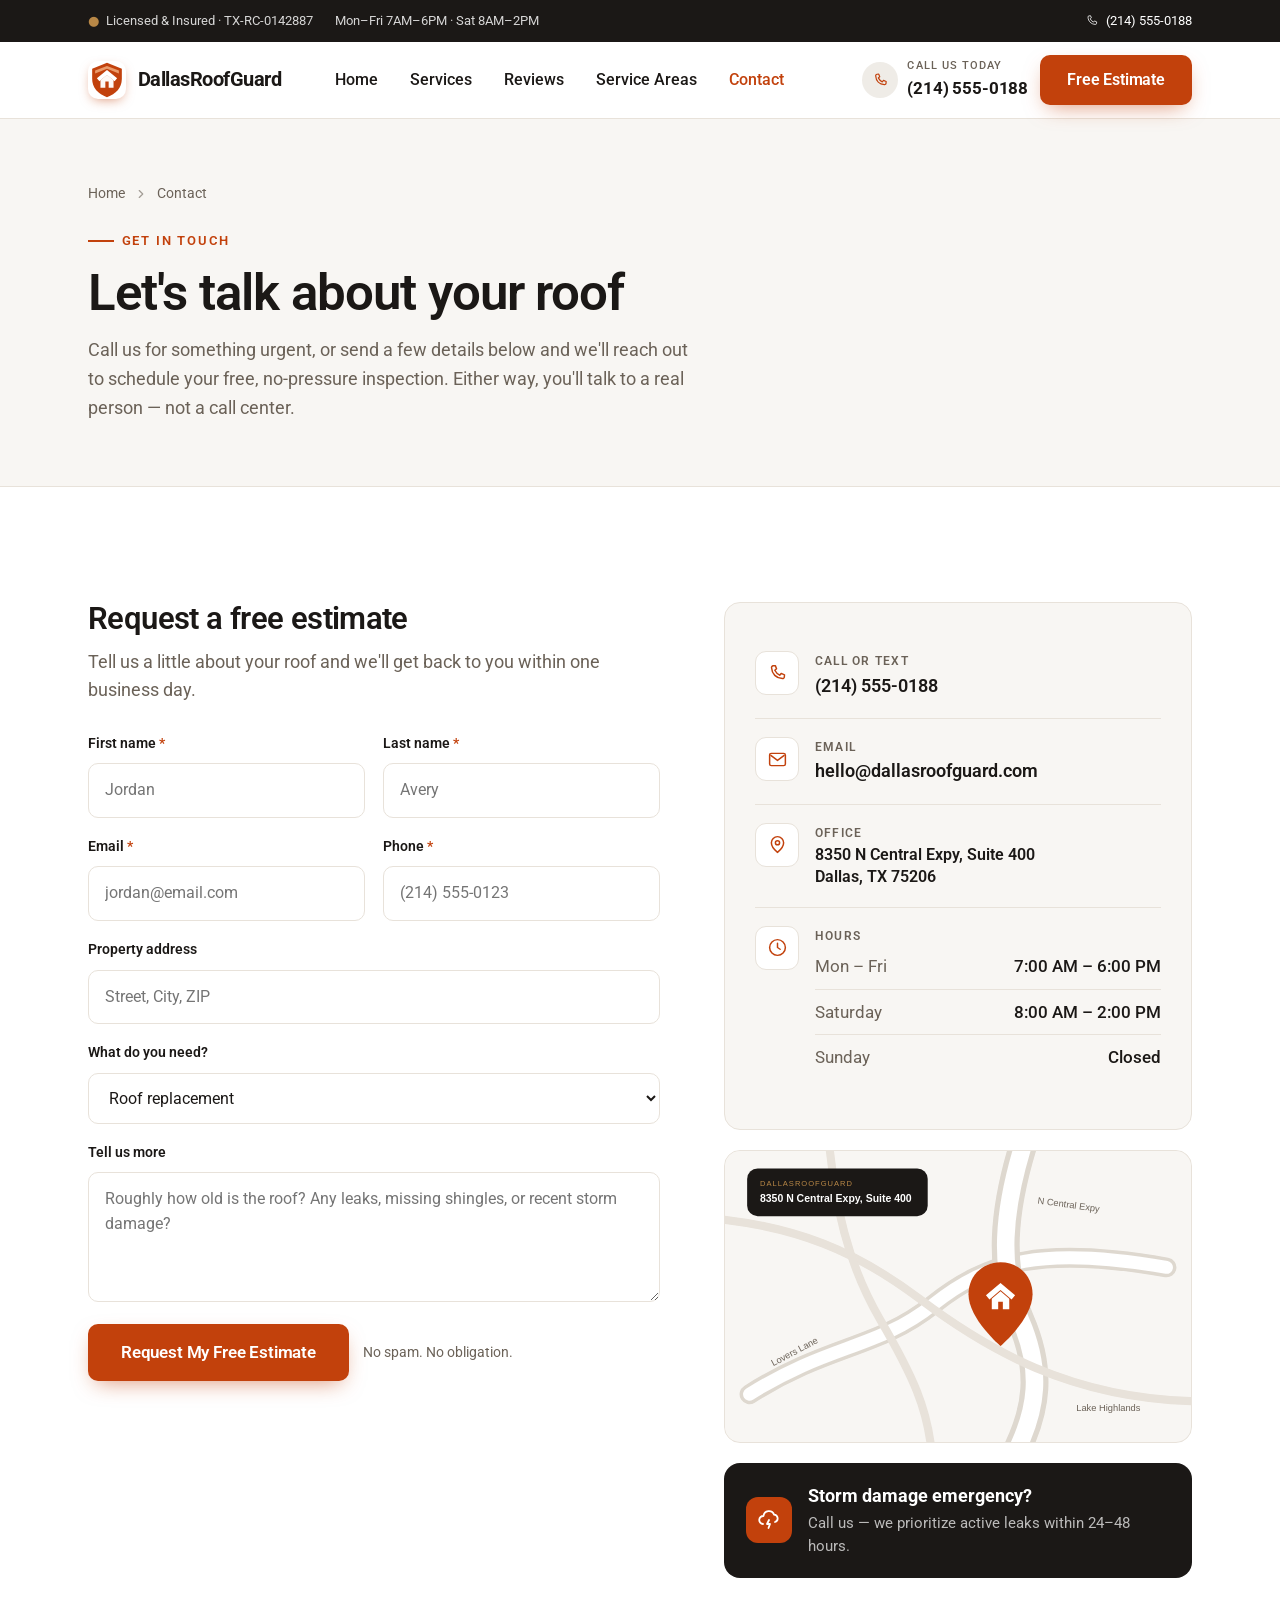
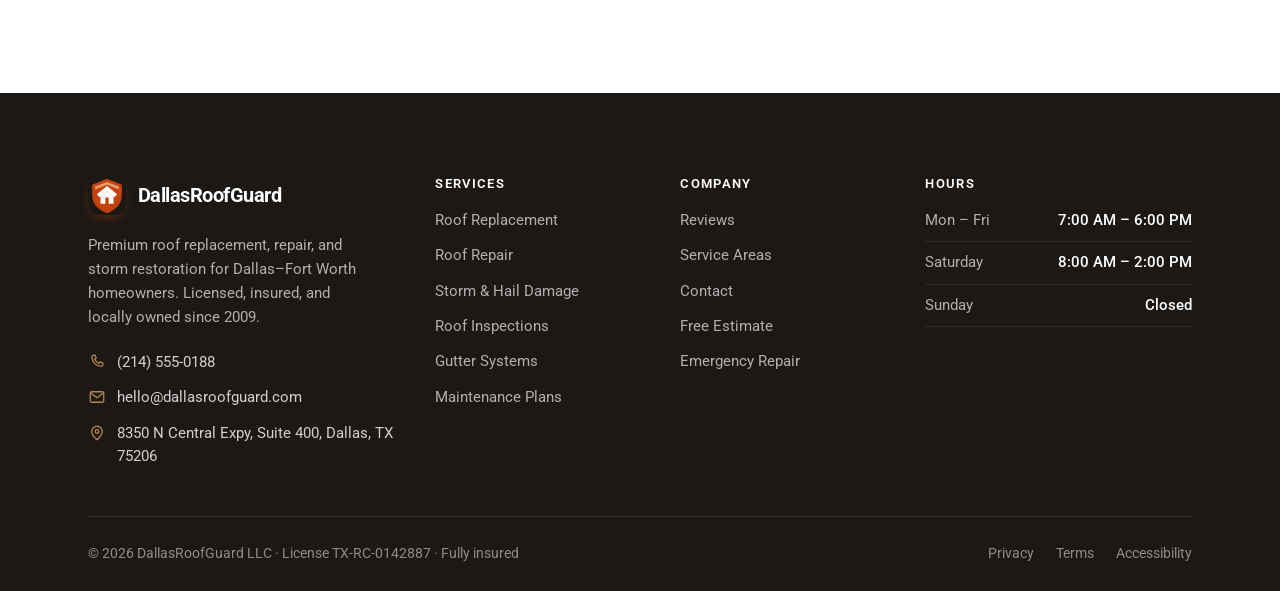
<file: contact.html>
<!DOCTYPE html>
<html lang="en" data-theme="ember" data-font="grotesk" data-cta="rounded">
<head>
  <link rel="icon" type="image/svg+xml" href="assets/logo-mark.svg">
<meta charset="UTF-8" />
<meta name="viewport" content="width=device-width, initial-scale=1.0" />
<title>Contact &amp; Free Estimate | DallasRoofGuard</title>
<meta name="description" content="Request a free roofing estimate or call DallasRoofGuard at (214) 555-0188. Serving Dallas–Fort Worth with replacement, repair, and storm restoration." />
<script>
(function () { try { var de = document.documentElement, map = { "drg-theme": "data-theme", "drg-font": "data-font", "drg-cta": "data-cta" }; Object.keys(map).forEach(function (k) { var v = localStorage.getItem(k); if (v) de.setAttribute(map[k], v); }); } catch (e) {} })();
</script>
<link rel="preconnect" href="https://fonts.googleapis.com" />
<link rel="preconnect" href="https://fonts.gstatic.com" crossorigin />
<link href="https://fonts.googleapis.com/css2?family=Roboto:wght@400;500;700;900&display=swap" rel="stylesheet" />
<link rel="stylesheet" href="assets/site.css" />
</head>
<body>

<div class="topbar">
  <div class="wrap">
    <div class="topbar-meta"><span class="hide-sm"><span class="dot">●</span> Licensed &amp; Insured · TX-RC-0142887</span><span class="hide-sm">Mon–Fri 7AM–6PM · Sat 8AM–2PM</span></div>
    <div class="topbar-meta"><span><svg viewBox="0 0 24 24" fill="none" width="14" height="14"><path d="M9.5 3 7 3.2A2 2 0 0 0 5.2 5.5c.4 7 5.3 11.9 12.3 12.3a2 2 0 0 0 2.3-1.8l.2-2.5-3.8-1.6-1.7 2a13 13 0 0 1-5.6-5.6l2-1.7L9.5 3Z" stroke="currentColor" stroke-width="1.7" stroke-linejoin="round"/></svg> <a href="tel:+12145550188">(214) 555-0188</a></span></div>
  </div>
</div>

<header class="site-header">
  <div class="wrap nav">
    <a class="brand" href="index.html"><span class="brand-mark"><svg viewBox="0 0 24 24" fill="none"><path d="M3 11 12 4l9 7" stroke="currentColor" stroke-width="2" stroke-linecap="round" stroke-linejoin="round"/><path d="M5.5 9.6V19a1 1 0 0 0 1 1H17.5a1 1 0 0 0 1-1V9.6" stroke="currentColor" stroke-width="2" stroke-linejoin="round"/></svg></span>Dallas<b>RoofGuard</b></a>
    <nav class="nav-links">
      <a href="index.html">Home</a>
      <a href="services.html">Services</a>
      <a href="index.html#reviews">Reviews</a>
      <a href="index.html#areas">Service Areas</a>
      <a href="contact.html" class="active">Contact</a>
    </nav>
    <div class="nav-cta">
      <a class="nav-phone" href="tel:+12145550188"><span class="ph-ic"><svg viewBox="0 0 24 24" fill="none"><path d="M9.5 3 7 3.2A2 2 0 0 0 5.2 5.5c.4 7 5.3 11.9 12.3 12.3a2 2 0 0 0 2.3-1.8l.2-2.5-3.8-1.6-1.7 2a13 13 0 0 1-5.6-5.6l2-1.7L9.5 3Z" stroke="currentColor" stroke-width="1.7" stroke-linejoin="round"/></svg></span><span><small>Call us today</small>(214) 555-0188</span></a>
      <a class="btn btn-primary" href="#estimate">Free Estimate</a>
      <button class="nav-toggle" aria-label="Open menu"><svg viewBox="0 0 24 24" fill="none"><path d="M4 7h16M4 12h16M4 17h16" stroke="currentColor" stroke-width="2" stroke-linecap="round"/></svg></button>
    </div>
  </div>
</header>

<div class="drawer">
  <div class="drawer-scrim" data-drawer-close></div>
  <div class="drawer-panel">
    <div class="drawer-head"><a class="brand" href="index.html">Dallas<b>RoofGuard</b></a><button class="drawer-close" data-drawer-close aria-label="Close menu"><svg viewBox="0 0 24 24" fill="none"><path d="M6 6l12 12M18 6 6 18" stroke="currentColor" stroke-width="2" stroke-linecap="round"/></svg></button></div>
    <a class="dlink" href="index.html">Home</a>
    <a class="dlink" href="services.html">Services</a>
    <a class="dlink" href="services/roof-replacement.html">Roof Replacement</a>
    <a class="dlink" href="services/roof-repair.html">Roof Repair</a>
    <a class="dlink" href="index.html#reviews">Reviews</a>
    <a class="dlink" href="contact.html">Contact</a>
    <div class="drawer-foot"><a class="btn btn-outline btn-block" href="tel:+12145550188">Call (214) 555-0188</a><a class="btn btn-primary btn-block" href="#estimate">Get a Free Estimate</a></div>
  </div>
</div>

<div class="pagehead">
  <div class="wrap">
    <div class="breadcrumb"><a href="index.html">Home</a><svg viewBox="0 0 24 24" fill="none"><path d="m9 6 6 6-6 6" stroke="currentColor" stroke-width="2" stroke-linecap="round" stroke-linejoin="round"/></svg><span>Contact</span></div>
    <span class="eyebrow">Get in touch</span>
    <h1 style="margin-top:14px;">Let's talk about your roof</h1>
    <p class="lead">Call us for something urgent, or send a few details below and we'll reach out to schedule your free, no-pressure inspection. Either way, you'll talk to a real person — not a call center.</p>
  </div>
</div>

<section class="section" id="estimate">
  <div class="wrap contact-grid">
    <!-- FORM -->
    <div class="reveal">
      <h2 style="font-size:clamp(1.6rem,2.4vw,2rem);">Request a free estimate</h2>
      <p class="lead" style="margin-top:12px; margin-bottom:28px;">Tell us a little about your roof and we'll get back to you within one business day.</p>
      <form data-demo-form novalidate>
        <div class="form-grid">
          <div class="field"><label>First name <span class="req">*</span></label><input type="text" name="first" required placeholder="Jordan" /></div>
          <div class="field"><label>Last name <span class="req">*</span></label><input type="text" name="last" required placeholder="Avery" /></div>
          <div class="field"><label>Email <span class="req">*</span></label><input type="email" name="email" required placeholder="jordan@email.com" /></div>
          <div class="field"><label>Phone <span class="req">*</span></label><input type="tel" name="phone" required placeholder="(214) 555-0123" /></div>
          <div class="field span-2"><label>Property address</label><input type="text" name="address" placeholder="Street, City, ZIP" /></div>
          <div class="field span-2"><label>What do you need?</label>
            <select name="service">
              <option>Roof replacement</option>
              <option>Roof repair / leak</option>
              <option>Storm &amp; hail damage</option>
              <option>Roof inspection</option>
              <option>Gutters</option>
              <option>Not sure — need advice</option>
            </select>
          </div>
          <div class="field span-2"><label>Tell us more</label><textarea name="message" placeholder="Roughly how old is the roof? Any leaks, missing shingles, or recent storm damage?"></textarea></div>
        </div>
        <div style="margin-top:22px; display:flex; flex-wrap:wrap; gap:14px; align-items:center;">
          <button type="submit" class="btn btn-primary btn-lg">Request My Free Estimate</button>
          <span style="font-size:.88rem; color:var(--muted);">No spam. No obligation.</span>
        </div>
        <div data-form-note hidden style="margin-top:22px; padding:18px 20px; border-radius:var(--r-sm); background:color-mix(in oklch, var(--primary) 10%, transparent); border:1px solid color-mix(in oklch, var(--primary) 30%, transparent); font-weight:500;">
          ✓ Thanks! This is a demo form — in production it would send your request to the DallasRoofGuard team.
        </div>
      </form>
    </div>

    <!-- INFO -->
    <div class="reveal">
      <div class="info-card">
        <div class="info-row">
          <span class="ir-ic"><svg viewBox="0 0 24 24" fill="none"><path d="M9.5 3 7 3.2A2 2 0 0 0 5.2 5.5c.4 7 5.3 11.9 12.3 12.3a2 2 0 0 0 2.3-1.8l.2-2.5-3.8-1.6-1.7 2a13 13 0 0 1-5.6-5.6l2-1.7L9.5 3Z" stroke="currentColor" stroke-width="1.7" stroke-linejoin="round"/></svg></span>
          <div><div class="il">Call or text</div><div class="iv"><a href="tel:+12145550188">(214) 555-0188</a></div></div>
        </div>
        <div class="info-row">
          <span class="ir-ic"><svg viewBox="0 0 24 24" fill="none"><rect x="3" y="5" width="18" height="14" rx="2" stroke="currentColor" stroke-width="1.7"/><path d="m4 7 8 6 8-6" stroke="currentColor" stroke-width="1.7" stroke-linejoin="round"/></svg></span>
          <div><div class="il">Email</div><div class="iv"><a href="mailto:hello@dallasroofguard.com">hello@dallasroofguard.com</a></div></div>
        </div>
        <div class="info-row">
          <span class="ir-ic"><svg viewBox="0 0 24 24" fill="none"><path d="M12 21s7-5.7 7-11a7 7 0 1 0-14 0c0 5.3 7 11 7 11Z" stroke="currentColor" stroke-width="1.7"/><circle cx="12" cy="10" r="2.4" stroke="currentColor" stroke-width="1.7"/></svg></span>
          <div><div class="il">Office</div><div class="iv" style="font-size:1rem; line-height:1.4;">8350 N Central Expy, Suite 400<br />Dallas, TX 75206</div></div>
        </div>
        <div class="info-row">
          <span class="ir-ic"><svg viewBox="0 0 24 24" fill="none"><circle cx="12" cy="12" r="9" stroke="currentColor" stroke-width="1.7"/><path d="M12 7v5l3 2" stroke="currentColor" stroke-width="1.7" stroke-linecap="round" stroke-linejoin="round"/></svg></span>
          <div style="flex:1;"><div class="il">Hours</div>
            <div class="footer-hours" style="margin-top:8px;">
              <div class="fh" style="border-color:var(--border);"><span style="color:var(--muted);">Mon – Fri</span><b style="color:var(--foreground);">7:00 AM – 6:00 PM</b></div>
              <div class="fh" style="border-color:var(--border);"><span style="color:var(--muted);">Saturday</span><b style="color:var(--foreground);">8:00 AM – 2:00 PM</b></div>
              <div class="fh" style="border:0;"><span style="color:var(--muted);">Sunday</span><b style="color:var(--foreground);">Closed</b></div>
            </div>
          </div>
        </div>
      </div>
      <div class="ph asset-media map" style="aspect-ratio:16/10; border-radius:var(--r); margin-top:20px;"><img src="assets/office-map.svg" width="800" height="500" alt="Map locating the DallasRoofGuard office on North Central Expressway" loading="lazy" decoding="async"></div>
      <div style="margin-top:20px; padding:20px 22px; border-radius:var(--r); background:var(--foreground); color:#fff; display:flex; gap:16px; align-items:center;">
        <span style="width:46px;height:46px;border-radius:12px;flex:none;display:grid;place-items:center;background:var(--primary);color:var(--primary-fg);"><svg viewBox="0 0 24 24" fill="none" width="24" height="24"><path d="M6 16a4 4 0 0 1 .5-8 5.5 5.5 0 0 1 10.6-1.4A3.8 3.8 0 0 1 18 14" stroke="currentColor" stroke-width="1.8" stroke-linecap="round" stroke-linejoin="round"/><path d="m12 12-2 4h3l-1.5 4" stroke="currentColor" stroke-width="1.8" stroke-linecap="round" stroke-linejoin="round"/></svg></span>
        <div><div style="font-family:var(--font-heading); font-weight:700; font-size:1.1rem;">Storm damage emergency?</div><div style="color:rgba(255,255,255,.7); font-size:.92rem; margin-top:2px;">Call us — we prioritize active leaks within 24–48 hours.</div></div>
      </div>
    </div>
  </div>
</section>

<footer class="site-footer">
  <div class="wrap">
    <div class="footer-top">
      <div class="footer-brand">
        <a class="brand" href="index.html"><span class="brand-mark"><svg viewBox="0 0 24 24" fill="none"><path d="M3 11 12 4l9 7" stroke="currentColor" stroke-width="2" stroke-linecap="round" stroke-linejoin="round"/><path d="M5.5 9.6V19a1 1 0 0 0 1 1H17.5a1 1 0 0 0 1-1V9.6" stroke="currentColor" stroke-width="2" stroke-linejoin="round"/></svg></span>Dallas<b>RoofGuard</b></a>
        <p>Premium roof replacement, repair, and storm restoration for Dallas–Fort Worth homeowners. Licensed, insured, and locally owned since 2009.</p>
        <div class="footer-contact">
          <a href="tel:+12145550188"><svg viewBox="0 0 24 24" fill="none"><path d="M9.5 3 7 3.2A2 2 0 0 0 5.2 5.5c.4 7 5.3 11.9 12.3 12.3a2 2 0 0 0 2.3-1.8l.2-2.5-3.8-1.6-1.7 2a13 13 0 0 1-5.6-5.6l2-1.7L9.5 3Z" stroke="currentColor" stroke-width="1.7" stroke-linejoin="round"/></svg> (214) 555-0188</a>
          <a href="mailto:hello@dallasroofguard.com"><svg viewBox="0 0 24 24" fill="none"><rect x="3" y="5" width="18" height="14" rx="2" stroke="currentColor" stroke-width="1.7"/><path d="m4 7 8 6 8-6" stroke="currentColor" stroke-width="1.7" stroke-linejoin="round"/></svg> hello@dallasroofguard.com</a>
          <span><svg viewBox="0 0 24 24" fill="none"><path d="M12 21s7-5.7 7-11a7 7 0 1 0-14 0c0 5.3 7 11 7 11Z" stroke="currentColor" stroke-width="1.7"/><circle cx="12" cy="10" r="2.4" stroke="currentColor" stroke-width="1.7"/></svg> 8350 N Central Expy, Suite 400, Dallas, TX 75206</span>
        </div>
      </div>
      <div class="footer-col"><h4>Services</h4><ul><li><a href="services/roof-replacement.html">Roof Replacement</a></li><li><a href="services/roof-repair.html">Roof Repair</a></li><li><a href="services.html">Storm &amp; Hail Damage</a></li><li><a href="services.html">Roof Inspections</a></li><li><a href="services.html">Gutter Systems</a></li><li><a href="services.html">Maintenance Plans</a></li></ul></div>
      <div class="footer-col"><h4>Company</h4><ul><li><a href="index.html#reviews">Reviews</a></li><li><a href="index.html#areas">Service Areas</a></li><li><a href="contact.html">Contact</a></li><li><a href="contact.html">Free Estimate</a></li><li><a href="tel:+12145550188">Emergency Repair</a></li></ul></div>
      <div class="footer-col"><h4>Hours</h4><div class="footer-hours"><div class="fh"><span>Mon – Fri</span><b>7:00 AM – 6:00 PM</b></div><div class="fh"><span>Saturday</span><b>8:00 AM – 2:00 PM</b></div><div class="fh"><span>Sunday</span><b>Closed</b></div></div></div>
    </div>
    <div class="footer-bottom"><span>© 2026 DallasRoofGuard LLC · License TX-RC-0142887 · Fully insured</span><div class="fb-links"><a href="#">Privacy</a><a href="#">Terms</a><a href="#">Accessibility</a></div></div>
  </div>
</footer>

<script src="assets/site.js"></script>
</body>
</html>
</file>
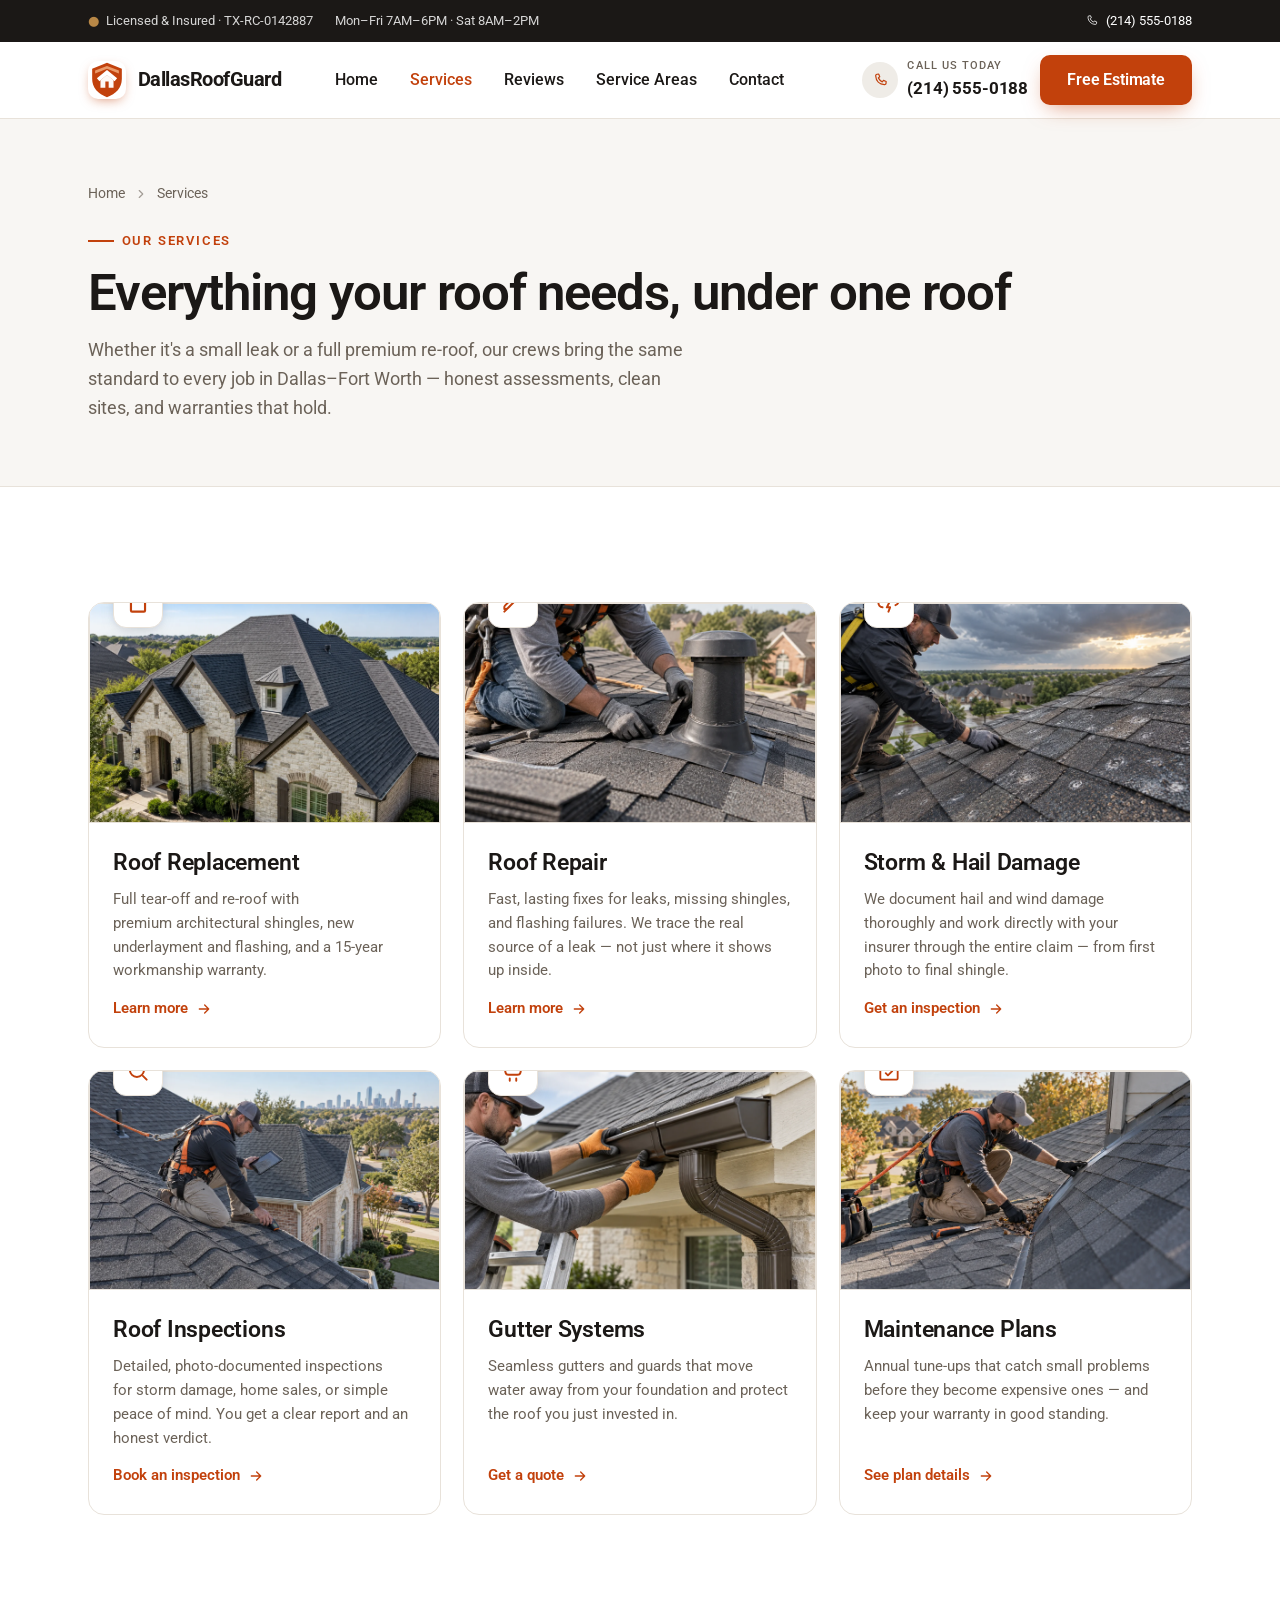
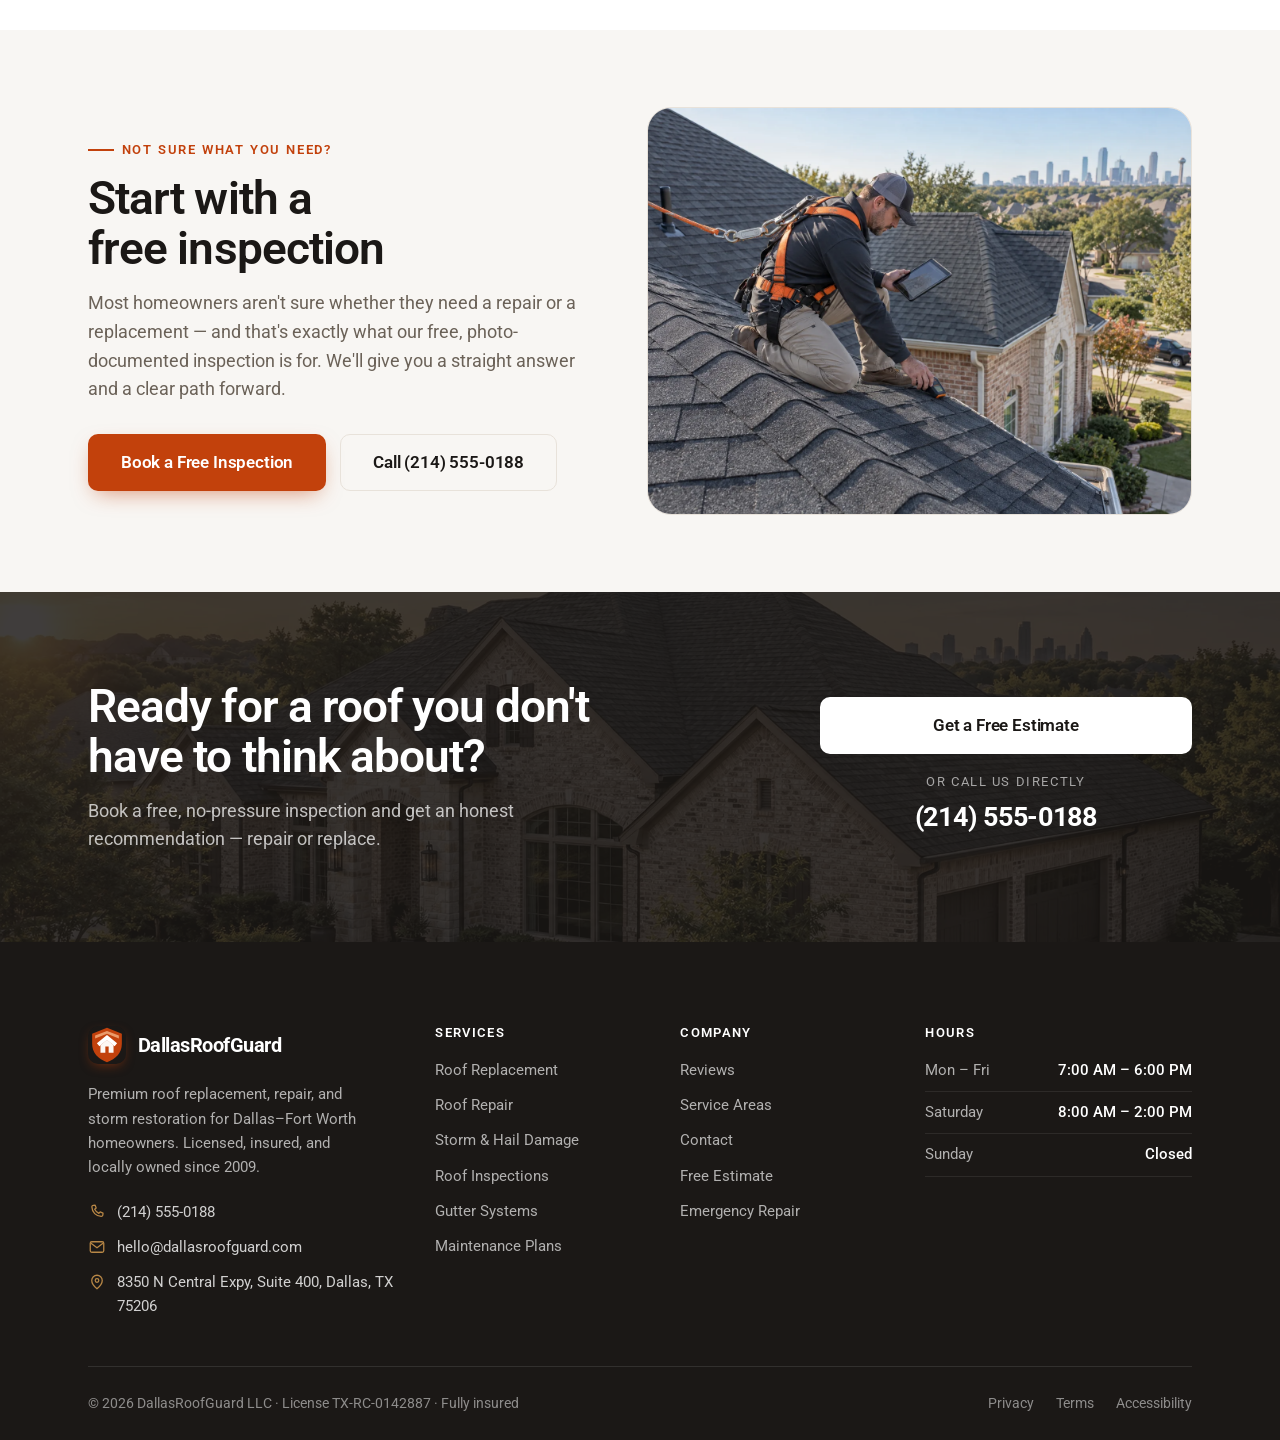
<file: services.html>
<!DOCTYPE html>
<html lang="en" data-theme="ember" data-font="grotesk" data-cta="rounded">
<head>
  <link rel="icon" type="image/svg+xml" href="assets/logo-mark.svg">
<meta charset="UTF-8" />
<meta name="viewport" content="width=device-width, initial-scale=1.0" />
<title>Roofing Services | DallasRoofGuard</title>
<meta name="description" content="Roof replacement, repair, storm restoration, inspections, gutters, and maintenance plans for Dallas–Fort Worth homeowners." />
<script>
(function () { try { var de = document.documentElement, map = { "drg-theme": "data-theme", "drg-font": "data-font", "drg-cta": "data-cta" }; Object.keys(map).forEach(function (k) { var v = localStorage.getItem(k); if (v) de.setAttribute(map[k], v); }); } catch (e) {} })();
</script>
<link rel="preconnect" href="https://fonts.googleapis.com" />
<link rel="preconnect" href="https://fonts.gstatic.com" crossorigin />
<link href="https://fonts.googleapis.com/css2?family=Roboto:wght@400;500;700;900&display=swap" rel="stylesheet" />
<link rel="stylesheet" href="assets/site.css" />
</head>
<body>

<div class="topbar">
  <div class="wrap">
    <div class="topbar-meta">
      <span class="hide-sm"><span class="dot">●</span> Licensed &amp; Insured · TX-RC-0142887</span>
      <span class="hide-sm">Mon–Fri 7AM–6PM · Sat 8AM–2PM</span>
    </div>
    <div class="topbar-meta">
      <span><svg viewBox="0 0 24 24" fill="none" width="14" height="14"><path d="M9.5 3 7 3.2A2 2 0 0 0 5.2 5.5c.4 7 5.3 11.9 12.3 12.3a2 2 0 0 0 2.3-1.8l.2-2.5-3.8-1.6-1.7 2a13 13 0 0 1-5.6-5.6l2-1.7L9.5 3Z" stroke="currentColor" stroke-width="1.7" stroke-linejoin="round"/></svg> <a href="tel:+12145550188">(214) 555-0188</a></span>
    </div>
  </div>
</div>

<header class="site-header">
  <div class="wrap nav">
    <a class="brand" href="index.html"><span class="brand-mark"><svg viewBox="0 0 24 24" fill="none"><path d="M3 11 12 4l9 7" stroke="currentColor" stroke-width="2" stroke-linecap="round" stroke-linejoin="round"/><path d="M5.5 9.6V19a1 1 0 0 0 1 1H17.5a1 1 0 0 0 1-1V9.6" stroke="currentColor" stroke-width="2" stroke-linejoin="round"/></svg></span>Dallas<b>RoofGuard</b></a>
    <nav class="nav-links">
      <a href="index.html">Home</a>
      <a href="services.html" class="active">Services</a>
      <a href="index.html#reviews">Reviews</a>
      <a href="index.html#areas">Service Areas</a>
      <a href="contact.html">Contact</a>
    </nav>
    <div class="nav-cta">
      <a class="nav-phone" href="tel:+12145550188"><span class="ph-ic"><svg viewBox="0 0 24 24" fill="none"><path d="M9.5 3 7 3.2A2 2 0 0 0 5.2 5.5c.4 7 5.3 11.9 12.3 12.3a2 2 0 0 0 2.3-1.8l.2-2.5-3.8-1.6-1.7 2a13 13 0 0 1-5.6-5.6l2-1.7L9.5 3Z" stroke="currentColor" stroke-width="1.7" stroke-linejoin="round"/></svg></span><span><small>Call us today</small>(214) 555-0188</span></a>
      <a class="btn btn-primary" href="contact.html">Free Estimate</a>
      <button class="nav-toggle" aria-label="Open menu"><svg viewBox="0 0 24 24" fill="none"><path d="M4 7h16M4 12h16M4 17h16" stroke="currentColor" stroke-width="2" stroke-linecap="round"/></svg></button>
    </div>
  </div>
</header>

<div class="drawer">
  <div class="drawer-scrim" data-drawer-close></div>
  <div class="drawer-panel">
    <div class="drawer-head"><a class="brand" href="index.html">Dallas<b>RoofGuard</b></a><button class="drawer-close" data-drawer-close aria-label="Close menu"><svg viewBox="0 0 24 24" fill="none"><path d="M6 6l12 12M18 6 6 18" stroke="currentColor" stroke-width="2" stroke-linecap="round"/></svg></button></div>
    <a class="dlink" href="index.html">Home</a>
    <a class="dlink" href="services.html">Services</a>
    <a class="dlink" href="services/roof-replacement.html">Roof Replacement</a>
    <a class="dlink" href="services/roof-repair.html">Roof Repair</a>
    <a class="dlink" href="index.html#reviews">Reviews</a>
    <a class="dlink" href="contact.html">Contact</a>
    <div class="drawer-foot"><a class="btn btn-outline btn-block" href="tel:+12145550188">Call (214) 555-0188</a><a class="btn btn-primary btn-block" href="contact.html">Get a Free Estimate</a></div>
  </div>
</div>

<div class="pagehead">
  <div class="wrap">
    <div class="breadcrumb"><a href="index.html">Home</a><svg viewBox="0 0 24 24" fill="none"><path d="m9 6 6 6-6 6" stroke="currentColor" stroke-width="2" stroke-linecap="round" stroke-linejoin="round"/></svg><span>Services</span></div>
    <span class="eyebrow">Our services</span>
    <h1 style="margin-top:14px;">Everything your roof needs, under one roof</h1>
    <p class="lead">Whether it's a small leak or a full premium re-roof, our crews bring the same standard to every job in Dallas–Fort Worth — honest assessments, clean sites, and warranties that hold.</p>
  </div>
</div>

<section class="section">
  <div class="wrap">
    <div class="svc-grid">
      <a class="svc-card icon-float reveal" href="services/roof-replacement.html">
        <div class="svc-media ph asset-media"><img src="assets/images/roof-replacement.webp" width="1536" height="1024" alt="Completed charcoal architectural-shingle roof viewed from above" loading="lazy" decoding="async"></div>
        <div class="svc-body">
          <span class="svc-ic"><svg viewBox="0 0 24 24" fill="none"><path d="M3 11 12 4l9 7" stroke="currentColor" stroke-width="2" stroke-linecap="round" stroke-linejoin="round"/><path d="M5.5 9.6V19a1 1 0 0 0 1 1H17.5a1 1 0 0 0 1-1V9.6" stroke="currentColor" stroke-width="2" stroke-linejoin="round"/></svg></span>
          <h3>Roof Replacement</h3>
          <p>Full tear-off and re-roof with premium architectural shingles, new underlayment and flashing, and a 15-year workmanship warranty.</p>
          <span class="svc-link">Learn more <svg viewBox="0 0 24 24" fill="none"><path d="M5 12h14m-6-6 6 6-6 6" stroke="currentColor" stroke-width="2" stroke-linecap="round" stroke-linejoin="round"/></svg></span>
        </div>
      </a>
      <a class="svc-card icon-float reveal" href="services/roof-repair.html">
        <div class="svc-media ph asset-media"><img src="assets/images/roof-repair.webp" width="1536" height="1024" alt="Roofer repairing shingles and flashing around a roof vent" loading="lazy" decoding="async"></div>
        <div class="svc-body">
          <span class="svc-ic"><svg viewBox="0 0 24 24" fill="none"><path d="m14.5 6.5 3 3M4 20l5.5-5.5m6-6 2.3-2.3a3 3 0 0 0-4-4l-2.3 2.3m4 4-8.4 8.4a2 2 0 0 1-1.4.6H4v-1.7a2 2 0 0 1 .6-1.4l8.4-8.4" stroke="currentColor" stroke-width="1.8" stroke-linecap="round" stroke-linejoin="round"/></svg></span>
          <h3>Roof Repair</h3>
          <p>Fast, lasting fixes for leaks, missing shingles, and flashing failures. We trace the real source of a leak — not just where it shows up inside.</p>
          <span class="svc-link">Learn more <svg viewBox="0 0 24 24" fill="none"><path d="M5 12h14m-6-6 6 6-6 6" stroke="currentColor" stroke-width="2" stroke-linecap="round" stroke-linejoin="round"/></svg></span>
        </div>
      </a>
      <a class="svc-card icon-float reveal" href="contact.html">
        <div class="svc-media ph asset-media"><img src="assets/images/storm-damage.webp" width="1536" height="1024" alt="Inspector examining hail and wind damage on a residential roof" loading="lazy" decoding="async"></div>
        <div class="svc-body">
          <span class="svc-ic"><svg viewBox="0 0 24 24" fill="none"><path d="M6 16a4 4 0 0 1 .5-8 5.5 5.5 0 0 1 10.6-1.4A3.8 3.8 0 0 1 18 14" stroke="currentColor" stroke-width="1.8" stroke-linecap="round" stroke-linejoin="round"/><path d="m12 12-2 4h3l-1.5 4" stroke="currentColor" stroke-width="1.8" stroke-linecap="round" stroke-linejoin="round"/></svg></span>
          <h3>Storm &amp; Hail Damage</h3>
          <p>We document hail and wind damage thoroughly and work directly with your insurer through the entire claim — from first photo to final shingle.</p>
          <span class="svc-link">Get an inspection <svg viewBox="0 0 24 24" fill="none"><path d="M5 12h14m-6-6 6 6-6 6" stroke="currentColor" stroke-width="2" stroke-linecap="round" stroke-linejoin="round"/></svg></span>
        </div>
      </a>
      <a class="svc-card icon-float reveal" href="contact.html">
        <div class="svc-media ph asset-media"><img src="assets/images/roof-inspection.webp" width="1536" height="1024" alt="Roof inspector documenting shingles with a tablet and moisture meter" loading="lazy" decoding="async"></div>
        <div class="svc-body">
          <span class="svc-ic"><svg viewBox="0 0 24 24" fill="none"><circle cx="11" cy="11" r="6.5" stroke="currentColor" stroke-width="1.8"/><path d="m20 20-3.5-3.5" stroke="currentColor" stroke-width="1.8" stroke-linecap="round"/></svg></span>
          <h3>Roof Inspections</h3>
          <p>Detailed, photo-documented inspections for storm damage, home sales, or simple peace of mind. You get a clear report and an honest verdict.</p>
          <span class="svc-link">Book an inspection <svg viewBox="0 0 24 24" fill="none"><path d="M5 12h14m-6-6 6 6-6 6" stroke="currentColor" stroke-width="2" stroke-linecap="round" stroke-linejoin="round"/></svg></span>
        </div>
      </a>
      <a class="svc-card icon-float reveal" href="contact.html">
        <div class="svc-media ph asset-media"><img src="assets/images/gutter-installation.webp" width="1536" height="1024" alt="Installer fitting a seamless dark-bronze gutter system" loading="lazy" decoding="async"></div>
        <div class="svc-body">
          <span class="svc-ic"><svg viewBox="0 0 24 24" fill="none"><path d="M4 7h16l-1 6a3 3 0 0 1-3 2.5H8A3 3 0 0 1 5 13L4 7Z" stroke="currentColor" stroke-width="1.8" stroke-linejoin="round"/><path d="M9 19v2m6-2v2" stroke="currentColor" stroke-width="1.8" stroke-linecap="round"/></svg></span>
          <h3>Gutter Systems</h3>
          <p>Seamless gutters and guards that move water away from your foundation and protect the roof you just invested in.</p>
          <span class="svc-link">Get a quote <svg viewBox="0 0 24 24" fill="none"><path d="M5 12h14m-6-6 6 6-6 6" stroke="currentColor" stroke-width="2" stroke-linecap="round" stroke-linejoin="round"/></svg></span>
        </div>
      </a>
      <a class="svc-card icon-float reveal" href="contact.html">
        <div class="svc-media ph asset-media"><img src="assets/images/roof-maintenance.webp" width="1536" height="1024" alt="Roof technician performing preventive maintenance around a roof valley" loading="lazy" decoding="async"></div>
        <div class="svc-body">
          <span class="svc-ic"><svg viewBox="0 0 24 24" fill="none"><path d="M8 3v3m8-3v3M4 8h16M5 6h14a1 1 0 0 1 1 1v12a1 1 0 0 1-1 1H5a1 1 0 0 1-1-1V7a1 1 0 0 1 1-1Z" stroke="currentColor" stroke-width="1.7" stroke-linejoin="round"/><path d="m9 14 2 2 4-4" stroke="currentColor" stroke-width="1.7" stroke-linecap="round" stroke-linejoin="round"/></svg></span>
          <h3>Maintenance Plans</h3>
          <p>Annual tune-ups that catch small problems before they become expensive ones — and keep your warranty in good standing.</p>
          <span class="svc-link">See plan details <svg viewBox="0 0 24 24" fill="none"><path d="M5 12h14m-6-6 6 6-6 6" stroke="currentColor" stroke-width="2" stroke-linecap="round" stroke-linejoin="round"/></svg></span>
        </div>
      </a>
    </div>
  </div>
</section>

<section class="section bg-surface section--tight">
  <div class="wrap area">
    <div class="area-copy reveal">
      <span class="eyebrow">Not sure what you need?</span>
      <h2 style="margin-top:14px;">Start with a free inspection</h2>
      <p class="lead" style="margin-top:16px;">Most homeowners aren't sure whether they need a repair or a replacement — and that's exactly what our free, photo-documented inspection is for. We'll give you a straight answer and a clear path forward.</p>
      <div style="margin-top:30px; display:flex; gap:14px; flex-wrap:wrap;">
        <a class="btn btn-primary btn-lg" href="contact.html">Book a Free Inspection</a>
        <a class="btn btn-outline btn-lg" href="tel:+12145550188">Call (214) 555-0188</a>
      </div>
    </div>
    <div class="area-map reveal"><div class="ph asset-media"><img src="assets/images/roof-inspection.webp" width="1536" height="1024" alt="Dallas roof inspector documenting a residential roof" loading="lazy" decoding="async"></div></div>
  </div>
</section>

<section class="ctaband">
  <div class="ph dark asset-media" aria-hidden="true"><img src="assets/images/hero-completed-roof.webp" width="1774" height="887" alt="" loading="lazy" decoding="async"></div>
  <div class="wrap">
    <div class="reveal"><h2>Ready for a roof you don't have to think about?</h2><p>Book a free, no-pressure inspection and get an honest recommendation — repair or replace.</p></div>
    <div class="ctaband-actions reveal"><a class="btn btn-light btn-lg" href="contact.html">Get a Free Estimate</a><div class="ctaband-phone"><small>Or call us directly</small><a href="tel:+12145550188">(214) 555-0188</a></div></div>
  </div>
</section>

<!-- FOOTER -->
<footer class="site-footer">
  <div class="wrap">
    <div class="footer-top">
      <div class="footer-brand">
        <a class="brand" href="index.html"><span class="brand-mark"><svg viewBox="0 0 24 24" fill="none"><path d="M3 11 12 4l9 7" stroke="currentColor" stroke-width="2" stroke-linecap="round" stroke-linejoin="round"/><path d="M5.5 9.6V19a1 1 0 0 0 1 1H17.5a1 1 0 0 0 1-1V9.6" stroke="currentColor" stroke-width="2" stroke-linejoin="round"/></svg></span>Dallas<b>RoofGuard</b></a>
        <p>Premium roof replacement, repair, and storm restoration for Dallas–Fort Worth homeowners. Licensed, insured, and locally owned since 2009.</p>
        <div class="footer-contact">
          <a href="tel:+12145550188"><svg viewBox="0 0 24 24" fill="none"><path d="M9.5 3 7 3.2A2 2 0 0 0 5.2 5.5c.4 7 5.3 11.9 12.3 12.3a2 2 0 0 0 2.3-1.8l.2-2.5-3.8-1.6-1.7 2a13 13 0 0 1-5.6-5.6l2-1.7L9.5 3Z" stroke="currentColor" stroke-width="1.7" stroke-linejoin="round"/></svg> (214) 555-0188</a>
          <a href="mailto:hello@dallasroofguard.com"><svg viewBox="0 0 24 24" fill="none"><rect x="3" y="5" width="18" height="14" rx="2" stroke="currentColor" stroke-width="1.7"/><path d="m4 7 8 6 8-6" stroke="currentColor" stroke-width="1.7" stroke-linejoin="round"/></svg> hello@dallasroofguard.com</a>
          <span><svg viewBox="0 0 24 24" fill="none"><path d="M12 21s7-5.7 7-11a7 7 0 1 0-14 0c0 5.3 7 11 7 11Z" stroke="currentColor" stroke-width="1.7"/><circle cx="12" cy="10" r="2.4" stroke="currentColor" stroke-width="1.7"/></svg> 8350 N Central Expy, Suite 400, Dallas, TX 75206</span>
        </div>
      </div>
      <div class="footer-col"><h4>Services</h4><ul><li><a href="services/roof-replacement.html">Roof Replacement</a></li><li><a href="services/roof-repair.html">Roof Repair</a></li><li><a href="services.html">Storm &amp; Hail Damage</a></li><li><a href="services.html">Roof Inspections</a></li><li><a href="services.html">Gutter Systems</a></li><li><a href="services.html">Maintenance Plans</a></li></ul></div>
      <div class="footer-col"><h4>Company</h4><ul><li><a href="index.html#reviews">Reviews</a></li><li><a href="index.html#areas">Service Areas</a></li><li><a href="contact.html">Contact</a></li><li><a href="contact.html">Free Estimate</a></li><li><a href="tel:+12145550188">Emergency Repair</a></li></ul></div>
      <div class="footer-col"><h4>Hours</h4><div class="footer-hours"><div class="fh"><span>Mon – Fri</span><b>7:00 AM – 6:00 PM</b></div><div class="fh"><span>Saturday</span><b>8:00 AM – 2:00 PM</b></div><div class="fh"><span>Sunday</span><b>Closed</b></div></div></div>
    </div>
    <div class="footer-bottom"><span>© 2026 DallasRoofGuard LLC · License TX-RC-0142887 · Fully insured</span><div class="fb-links"><a href="#">Privacy</a><a href="#">Terms</a><a href="#">Accessibility</a></div></div>
  </div>
</footer>

<script src="assets/site.js"></script>
</body>
</html>
</file>
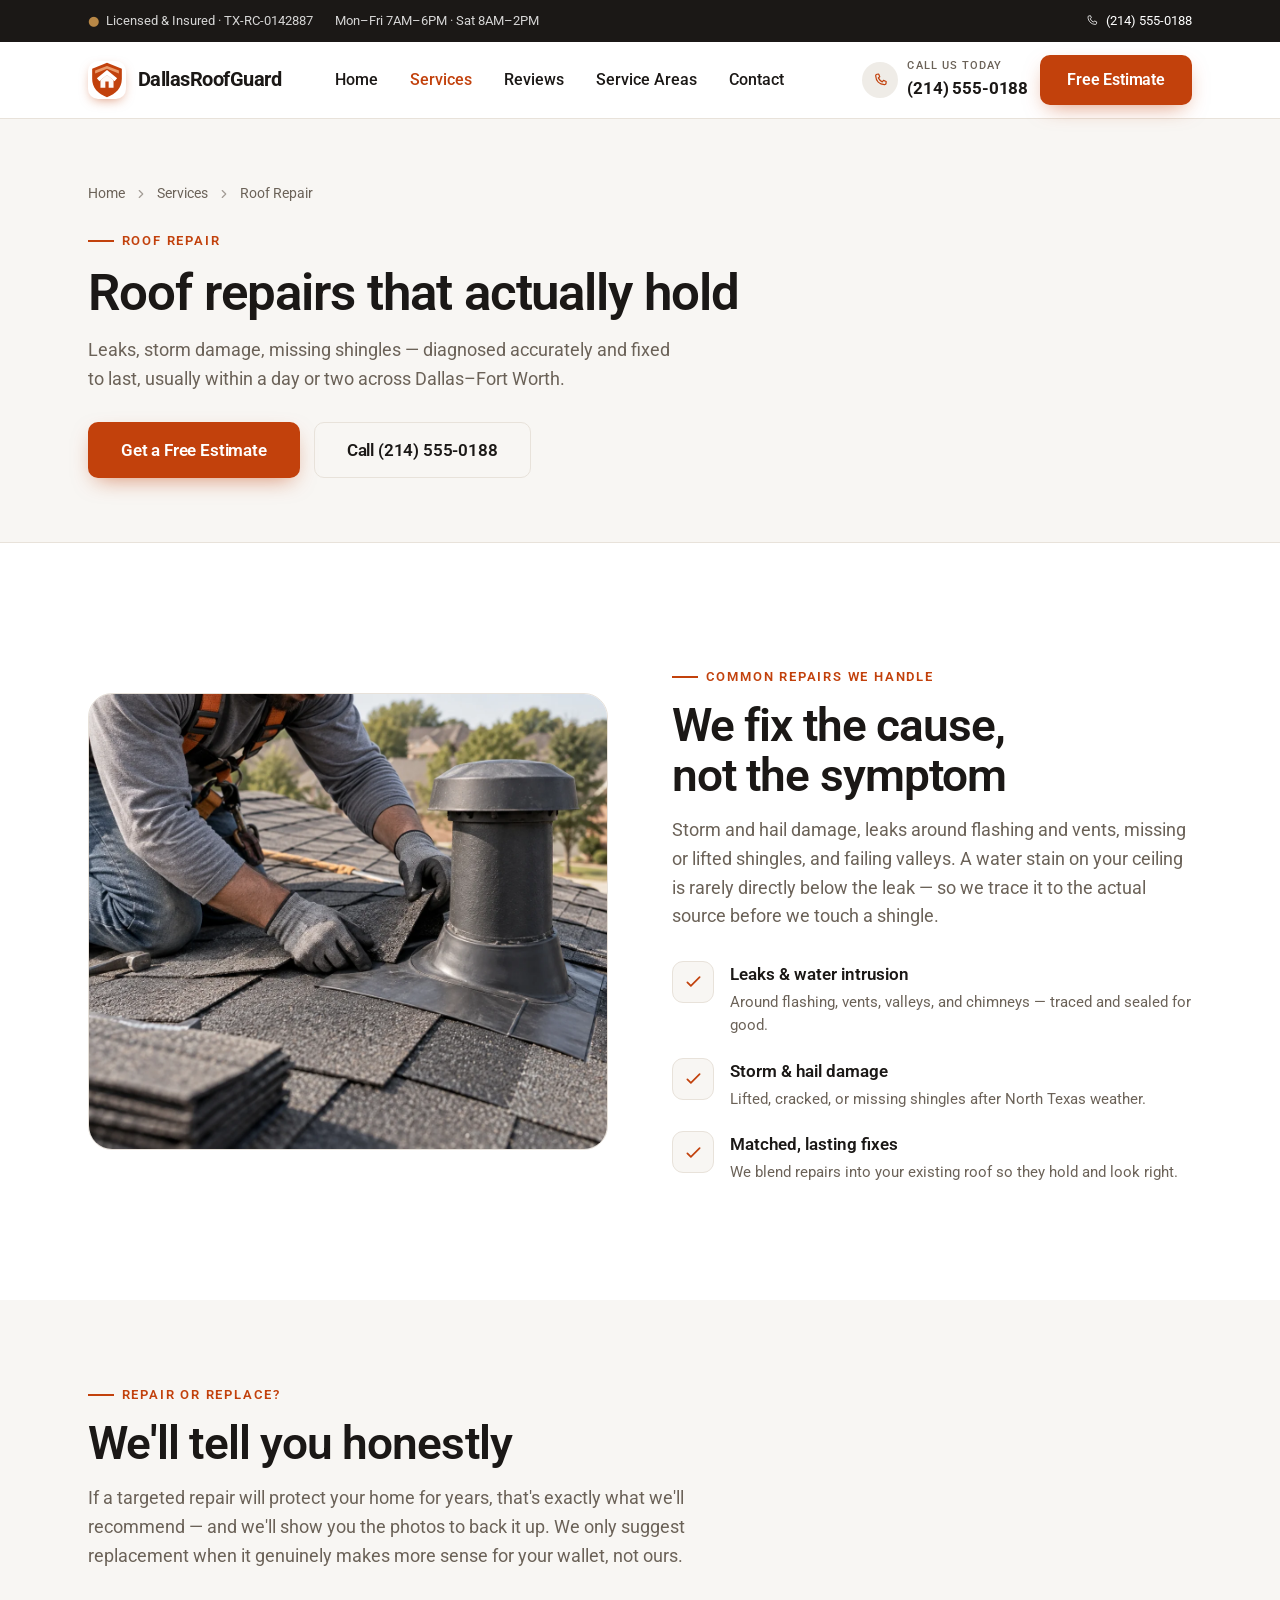
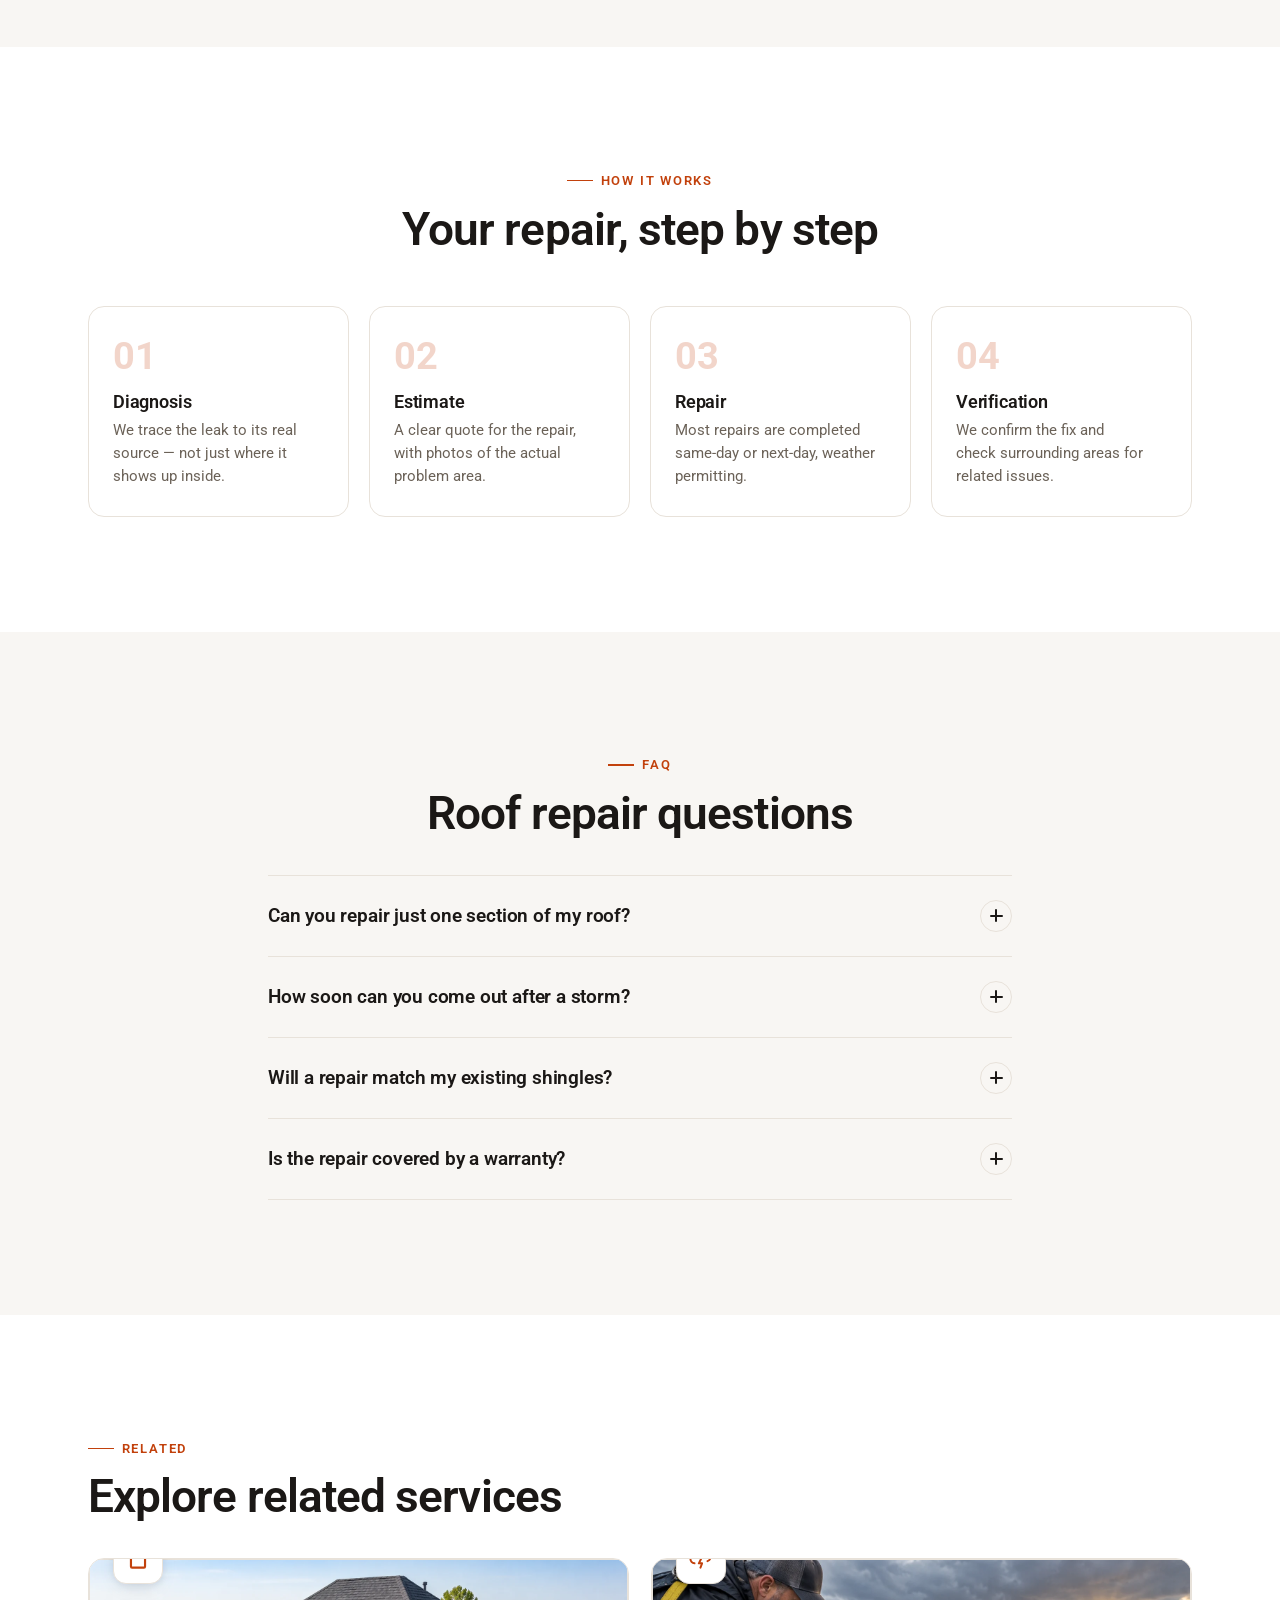
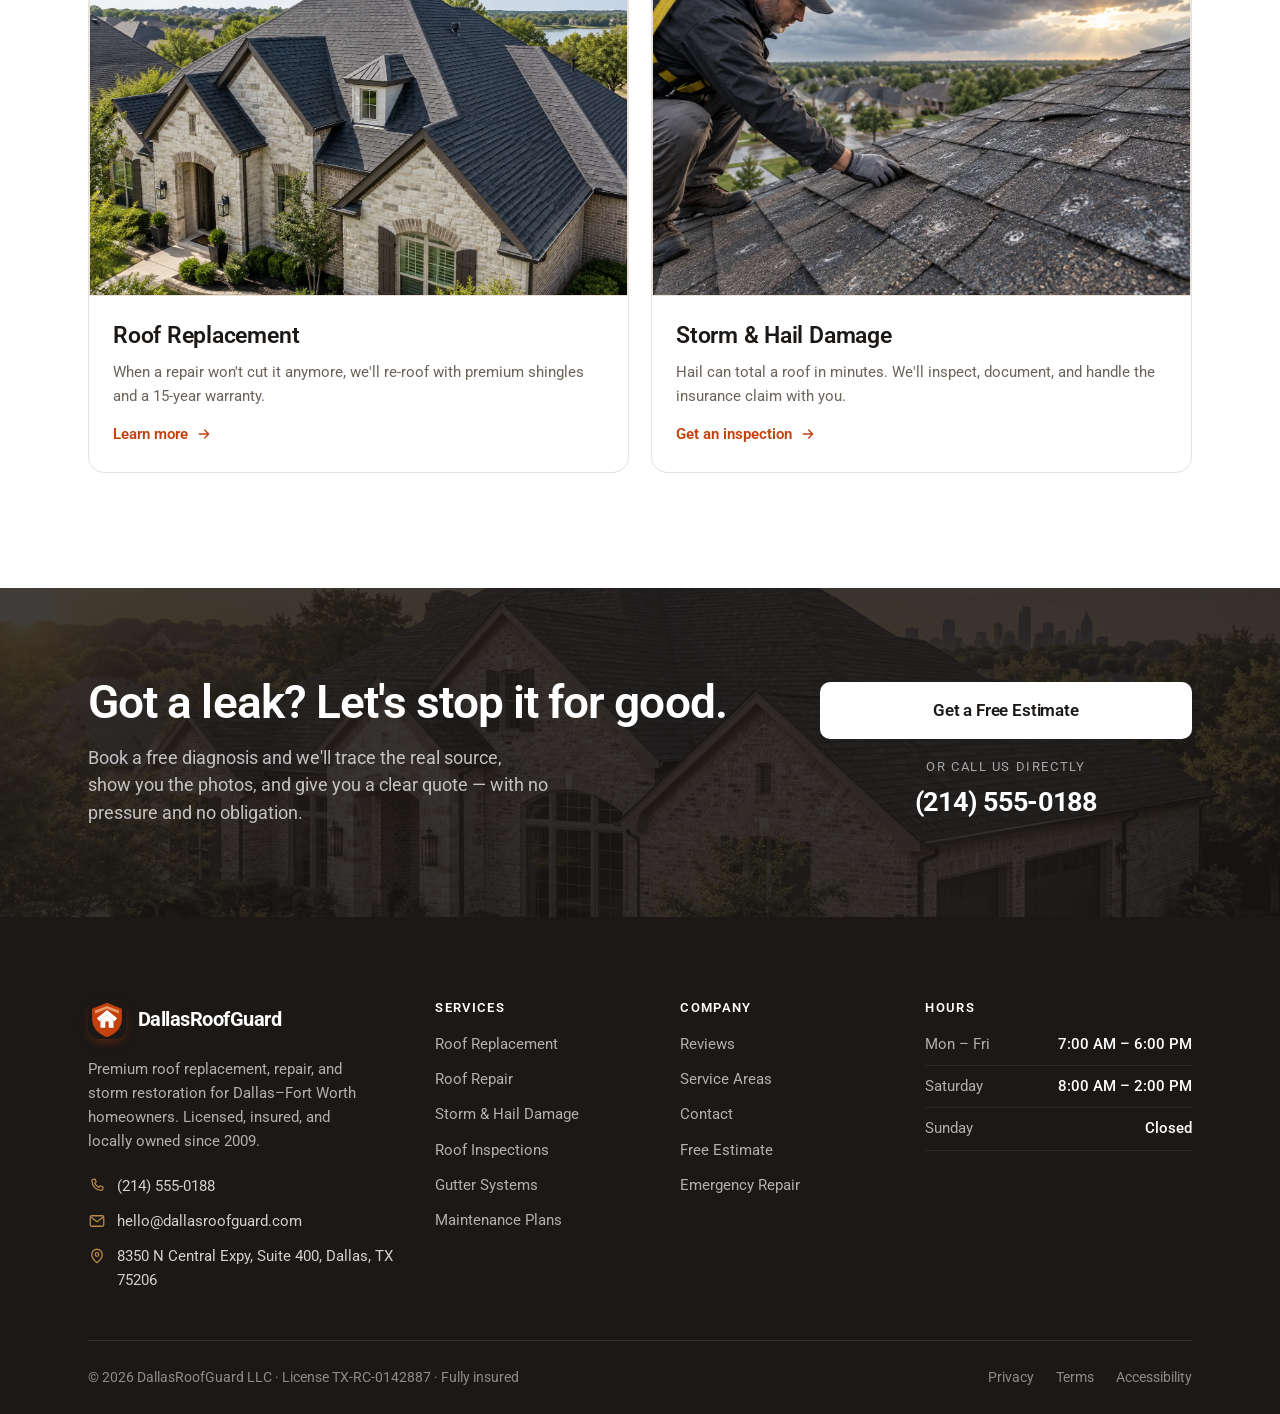
<file: services/roof-repair.html>
<!DOCTYPE html>
<html lang="en" data-theme="ember" data-font="grotesk" data-cta="rounded">
<head>
  <link rel="icon" type="image/svg+xml" href="../assets/logo-mark.svg">
<meta charset="UTF-8" />
<meta name="viewport" content="width=device-width, initial-scale=1.0" />
<title>Roof Repair &amp; Leak Repair in Dallas, TX | DallasRoofGuard</title>
<meta name="description" content="Fast, lasting roof repair for leaks, storm damage, and missing shingles across Dallas–Fort Worth. Same-day and next-day service available. Free diagnosis." />
<script>
(function () { try { var de = document.documentElement, map = { "drg-theme": "data-theme", "drg-font": "data-font", "drg-cta": "data-cta" }; Object.keys(map).forEach(function (k) { var v = localStorage.getItem(k); if (v) de.setAttribute(map[k], v); }); } catch (e) {} })();
</script>
<link rel="preconnect" href="https://fonts.googleapis.com" />
<link rel="preconnect" href="https://fonts.gstatic.com" crossorigin />
<link href="https://fonts.googleapis.com/css2?family=Roboto:wght@400;500;700;900&display=swap" rel="stylesheet" />
<link rel="stylesheet" href="../assets/site.css" />
</head>
<body>

<div class="topbar">
  <div class="wrap">
    <div class="topbar-meta"><span class="hide-sm"><span class="dot">●</span> Licensed &amp; Insured · TX-RC-0142887</span><span class="hide-sm">Mon–Fri 7AM–6PM · Sat 8AM–2PM</span></div>
    <div class="topbar-meta"><span><svg viewBox="0 0 24 24" fill="none" width="14" height="14"><path d="M9.5 3 7 3.2A2 2 0 0 0 5.2 5.5c.4 7 5.3 11.9 12.3 12.3a2 2 0 0 0 2.3-1.8l.2-2.5-3.8-1.6-1.7 2a13 13 0 0 1-5.6-5.6l2-1.7L9.5 3Z" stroke="currentColor" stroke-width="1.7" stroke-linejoin="round"/></svg> <a href="tel:+12145550188">(214) 555-0188</a></span></div>
  </div>
</div>

<header class="site-header">
  <div class="wrap nav">
    <a class="brand" href="../index.html"><span class="brand-mark"><svg viewBox="0 0 24 24" fill="none"><path d="M3 11 12 4l9 7" stroke="currentColor" stroke-width="2" stroke-linecap="round" stroke-linejoin="round"/><path d="M5.5 9.6V19a1 1 0 0 0 1 1H17.5a1 1 0 0 0 1-1V9.6" stroke="currentColor" stroke-width="2" stroke-linejoin="round"/></svg></span>Dallas<b>RoofGuard</b></a>
    <nav class="nav-links">
      <a href="../index.html">Home</a>
      <a href="../services.html" class="active">Services</a>
      <a href="../index.html#reviews">Reviews</a>
      <a href="../index.html#areas">Service Areas</a>
      <a href="../contact.html">Contact</a>
    </nav>
    <div class="nav-cta">
      <a class="nav-phone" href="tel:+12145550188"><span class="ph-ic"><svg viewBox="0 0 24 24" fill="none"><path d="M9.5 3 7 3.2A2 2 0 0 0 5.2 5.5c.4 7 5.3 11.9 12.3 12.3a2 2 0 0 0 2.3-1.8l.2-2.5-3.8-1.6-1.7 2a13 13 0 0 1-5.6-5.6l2-1.7L9.5 3Z" stroke="currentColor" stroke-width="1.7" stroke-linejoin="round"/></svg></span><span><small>Call us today</small>(214) 555-0188</span></a>
      <a class="btn btn-primary" href="../contact.html">Free Estimate</a>
      <button class="nav-toggle" aria-label="Open menu"><svg viewBox="0 0 24 24" fill="none"><path d="M4 7h16M4 12h16M4 17h16" stroke="currentColor" stroke-width="2" stroke-linecap="round"/></svg></button>
    </div>
  </div>
</header>

<div class="drawer">
  <div class="drawer-scrim" data-drawer-close></div>
  <div class="drawer-panel">
    <div class="drawer-head"><a class="brand" href="../index.html">Dallas<b>RoofGuard</b></a><button class="drawer-close" data-drawer-close aria-label="Close menu"><svg viewBox="0 0 24 24" fill="none"><path d="M6 6l12 12M18 6 6 18" stroke="currentColor" stroke-width="2" stroke-linecap="round"/></svg></button></div>
    <a class="dlink" href="../index.html">Home</a>
    <a class="dlink" href="../services.html">Services</a>
    <a class="dlink" href="roof-replacement.html">Roof Replacement</a>
    <a class="dlink" href="roof-repair.html">Roof Repair</a>
    <a class="dlink" href="../index.html#reviews">Reviews</a>
    <a class="dlink" href="../contact.html">Contact</a>
    <div class="drawer-foot"><a class="btn btn-outline btn-block" href="tel:+12145550188">Call (214) 555-0188</a><a class="btn btn-primary btn-block" href="../contact.html">Get a Free Estimate</a></div>
  </div>
</div>

<div class="pagehead">
  <div class="wrap">
    <div class="breadcrumb"><a href="../index.html">Home</a><svg viewBox="0 0 24 24" fill="none"><path d="m9 6 6 6-6 6" stroke="currentColor" stroke-width="2" stroke-linecap="round" stroke-linejoin="round"/></svg><a href="../services.html">Services</a><svg viewBox="0 0 24 24" fill="none"><path d="m9 6 6 6-6 6" stroke="currentColor" stroke-width="2" stroke-linecap="round" stroke-linejoin="round"/></svg><span>Roof Repair</span></div>
    <span class="eyebrow">Roof Repair</span>
    <h1 style="margin-top:14px;">Roof repairs that actually hold</h1>
    <p class="lead">Leaks, storm damage, missing shingles — diagnosed accurately and fixed to last, usually within a day or two across Dallas–Fort Worth.</p>
    <div style="margin-top:28px; display:flex; gap:14px; flex-wrap:wrap;"><a class="btn btn-primary btn-lg" href="../contact.html">Get a Free Estimate</a><a class="btn btn-outline btn-lg" href="tel:+12145550188">Call (214) 555-0188</a></div>
  </div>
</div>

<!-- INTRO SPLIT -->
<section class="section">
  <div class="wrap feature">
    <div class="feature-media reveal"><div class="ph asset-media"><img src="../assets/images/roof-repair.webp" width="1536" height="1024" alt="Roofer repairing a leak source around roof flashing" fetchpriority="high" decoding="async"></div></div>
    <div class="feature-copy reveal">
      <span class="eyebrow">Common repairs we handle</span>
      <h2 style="margin-top:14px;">We fix the cause, not the symptom</h2>
      <p class="lead" style="margin-top:16px;">Storm and hail damage, leaks around flashing and vents, missing or lifted shingles, and failing valleys. A water stain on your ceiling is rarely directly below the leak — so we trace it to the actual source before we touch a shingle.</p>
      <ul class="feature-list">
        <li><span class="fl-ic"><svg viewBox="0 0 24 24" fill="none"><path d="m5 13 4 4L19 7" stroke="currentColor" stroke-width="2" stroke-linecap="round" stroke-linejoin="round"/></svg></span><div><div class="ft">Leaks &amp; water intrusion</div><div class="fd">Around flashing, vents, valleys, and chimneys — traced and sealed for good.</div></div></li>
        <li><span class="fl-ic"><svg viewBox="0 0 24 24" fill="none"><path d="m5 13 4 4L19 7" stroke="currentColor" stroke-width="2" stroke-linecap="round" stroke-linejoin="round"/></svg></span><div><div class="ft">Storm &amp; hail damage</div><div class="fd">Lifted, cracked, or missing shingles after North Texas weather.</div></div></li>
        <li><span class="fl-ic"><svg viewBox="0 0 24 24" fill="none"><path d="m5 13 4 4L19 7" stroke="currentColor" stroke-width="2" stroke-linecap="round" stroke-linejoin="round"/></svg></span><div><div class="ft">Matched, lasting fixes</div><div class="fd">We blend repairs into your existing roof so they hold and look right.</div></div></li>
      </ul>
    </div>
  </div>
</section>

<!-- WHATS INCLUDED -->
<section class="section bg-surface section--tight">
  <div class="wrap">
    <div class="section-head reveal">
      <span class="eyebrow">Repair or replace?</span>
      <h2>We'll tell you honestly</h2>
      <p class="lead">If a targeted repair will protect your home for years, that's exactly what we'll recommend — and we'll show you the photos to back it up. We only suggest replacement when it genuinely makes more sense for your wallet, not ours.</p>
    </div>
  </div>
</section>

<!-- PROCESS -->
<section class="section">
  <div class="wrap">
    <div class="section-head center reveal"><span class="eyebrow eyebrow--center">How it works</span><h2>Your repair, step by step</h2></div>
    <div class="process" style="margin-top:52px;">
      <div class="process-step reveal"><h3>Diagnosis</h3><p>We trace the leak to its real source — not just where it shows up inside.</p></div>
      <div class="process-step reveal"><h3>Estimate</h3><p>A clear quote for the repair, with photos of the actual problem area.</p></div>
      <div class="process-step reveal"><h3>Repair</h3><p>Most repairs are completed same-day or next-day, weather permitting.</p></div>
      <div class="process-step reveal"><h3>Verification</h3><p>We confirm the fix and check surrounding areas for related issues.</p></div>
    </div>
  </div>
</section>

<!-- FAQ -->
<section class="section bg-surface">
  <div class="wrap" style="max-width:840px;">
    <div class="section-head center reveal" style="margin-bottom:36px;"><span class="eyebrow eyebrow--center">FAQ</span><h2>Roof repair questions</h2></div>
    <div class="faq-list reveal">
      <div class="faq-item"><button class="faq-q" aria-expanded="false">Can you repair just one section of my roof?<span class="faq-ic"></span></button><div class="faq-a"><div class="faq-a-inner">Absolutely. Many issues are localized, and a targeted repair is the right, cost-effective fix. We'll only suggest more if the damage is genuinely widespread.</div></div></div>
      <div class="faq-item"><button class="faq-q" aria-expanded="false">How soon can you come out after a storm?<span class="faq-ic"></span></button><div class="faq-a"><div class="faq-a-inner">We prioritize active leaks and storm damage, usually getting out within 24–48 hours. If water is actively coming in, call us and we'll do our best to get there sooner.</div></div></div>
      <div class="faq-item"><button class="faq-q" aria-expanded="false">Will a repair match my existing shingles?<span class="faq-ic"></span></button><div class="faq-a"><div class="faq-a-inner">We carry a wide range of shingles and color-match as closely as possible. On older roofs where exact matches no longer exist, we'll show you the closest options before starting.</div></div></div>
      <div class="faq-item"><button class="faq-q" aria-expanded="false">Is the repair covered by a warranty?<span class="faq-ic"></span></button><div class="faq-a"><div class="faq-a-inner">Yes. Our repairs are backed by a workmanship warranty, and we'll walk you through exactly what's covered before any work begins.</div></div></div>
    </div>
  </div>
</section>

<!-- RELATED -->
<section class="section">
  <div class="wrap">
    <div class="section-head reveal" style="margin-bottom:36px;"><span class="eyebrow">Related</span><h2>Explore related services</h2></div>
    <div class="svc-grid cols-2">
      <a class="svc-card icon-float reveal" href="roof-replacement.html">
        <div class="svc-media ph asset-media"><img src="../assets/images/roof-replacement.webp" width="1536" height="1024" alt="Completed charcoal architectural-shingle roof viewed from above" loading="lazy" decoding="async"></div>
        <div class="svc-body"><span class="svc-ic"><svg viewBox="0 0 24 24" fill="none"><path d="M3 11 12 4l9 7" stroke="currentColor" stroke-width="2" stroke-linecap="round" stroke-linejoin="round"/><path d="M5.5 9.6V19a1 1 0 0 0 1 1H17.5a1 1 0 0 0 1-1V9.6" stroke="currentColor" stroke-width="2" stroke-linejoin="round"/></svg></span><h3>Roof Replacement</h3><p>When a repair won't cut it anymore, we'll re-roof with premium shingles and a 15-year warranty.</p><span class="svc-link">Learn more <svg viewBox="0 0 24 24" fill="none"><path d="M5 12h14m-6-6 6 6-6 6" stroke="currentColor" stroke-width="2" stroke-linecap="round" stroke-linejoin="round"/></svg></span></div>
      </a>
      <a class="svc-card icon-float reveal" href="../contact.html">
        <div class="svc-media ph asset-media"><img src="../assets/images/storm-damage.webp" width="1536" height="1024" alt="Inspector examining hail and wind damage on a residential roof" loading="lazy" decoding="async"></div>
        <div class="svc-body"><span class="svc-ic"><svg viewBox="0 0 24 24" fill="none"><path d="M6 16a4 4 0 0 1 .5-8 5.5 5.5 0 0 1 10.6-1.4A3.8 3.8 0 0 1 18 14" stroke="currentColor" stroke-width="1.8" stroke-linecap="round" stroke-linejoin="round"/><path d="m12 12-2 4h3l-1.5 4" stroke="currentColor" stroke-width="1.8" stroke-linecap="round" stroke-linejoin="round"/></svg></span><h3>Storm &amp; Hail Damage</h3><p>Hail can total a roof in minutes. We'll inspect, document, and handle the insurance claim with you.</p><span class="svc-link">Get an inspection <svg viewBox="0 0 24 24" fill="none"><path d="M5 12h14m-6-6 6 6-6 6" stroke="currentColor" stroke-width="2" stroke-linecap="round" stroke-linejoin="round"/></svg></span></div>
      </a>
    </div>
  </div>
</section>

<section class="ctaband">
  <div class="ph dark asset-media" aria-hidden="true"><img src="../assets/images/hero-completed-roof.webp" width="1774" height="887" alt="" loading="lazy" decoding="async"></div>
  <div class="wrap">
    <div class="reveal"><h2>Got a leak? Let's stop it for good.</h2><p>Book a free diagnosis and we'll trace the real source, show you the photos, and give you a clear quote — with no pressure and no obligation.</p></div>
    <div class="ctaband-actions reveal"><a class="btn btn-light btn-lg" href="../contact.html">Get a Free Estimate</a><div class="ctaband-phone"><small>Or call us directly</small><a href="tel:+12145550188">(214) 555-0188</a></div></div>
  </div>
</section>

<footer class="site-footer">
  <div class="wrap">
    <div class="footer-top">
      <div class="footer-brand">
        <a class="brand" href="../index.html"><span class="brand-mark"><svg viewBox="0 0 24 24" fill="none"><path d="M3 11 12 4l9 7" stroke="currentColor" stroke-width="2" stroke-linecap="round" stroke-linejoin="round"/><path d="M5.5 9.6V19a1 1 0 0 0 1 1H17.5a1 1 0 0 0 1-1V9.6" stroke="currentColor" stroke-width="2" stroke-linejoin="round"/></svg></span>Dallas<b>RoofGuard</b></a>
        <p>Premium roof replacement, repair, and storm restoration for Dallas–Fort Worth homeowners. Licensed, insured, and locally owned since 2009.</p>
        <div class="footer-contact">
          <a href="tel:+12145550188"><svg viewBox="0 0 24 24" fill="none"><path d="M9.5 3 7 3.2A2 2 0 0 0 5.2 5.5c.4 7 5.3 11.9 12.3 12.3a2 2 0 0 0 2.3-1.8l.2-2.5-3.8-1.6-1.7 2a13 13 0 0 1-5.6-5.6l2-1.7L9.5 3Z" stroke="currentColor" stroke-width="1.7" stroke-linejoin="round"/></svg> (214) 555-0188</a>
          <a href="mailto:hello@dallasroofguard.com"><svg viewBox="0 0 24 24" fill="none"><rect x="3" y="5" width="18" height="14" rx="2" stroke="currentColor" stroke-width="1.7"/><path d="m4 7 8 6 8-6" stroke="currentColor" stroke-width="1.7" stroke-linejoin="round"/></svg> hello@dallasroofguard.com</a>
          <span><svg viewBox="0 0 24 24" fill="none"><path d="M12 21s7-5.7 7-11a7 7 0 1 0-14 0c0 5.3 7 11 7 11Z" stroke="currentColor" stroke-width="1.7"/><circle cx="12" cy="10" r="2.4" stroke="currentColor" stroke-width="1.7"/></svg> 8350 N Central Expy, Suite 400, Dallas, TX 75206</span>
        </div>
      </div>
      <div class="footer-col"><h4>Services</h4><ul><li><a href="roof-replacement.html">Roof Replacement</a></li><li><a href="roof-repair.html">Roof Repair</a></li><li><a href="../services.html">Storm &amp; Hail Damage</a></li><li><a href="../services.html">Roof Inspections</a></li><li><a href="../services.html">Gutter Systems</a></li><li><a href="../services.html">Maintenance Plans</a></li></ul></div>
      <div class="footer-col"><h4>Company</h4><ul><li><a href="../index.html#reviews">Reviews</a></li><li><a href="../index.html#areas">Service Areas</a></li><li><a href="../contact.html">Contact</a></li><li><a href="../contact.html">Free Estimate</a></li><li><a href="tel:+12145550188">Emergency Repair</a></li></ul></div>
      <div class="footer-col"><h4>Hours</h4><div class="footer-hours"><div class="fh"><span>Mon – Fri</span><b>7:00 AM – 6:00 PM</b></div><div class="fh"><span>Saturday</span><b>8:00 AM – 2:00 PM</b></div><div class="fh"><span>Sunday</span><b>Closed</b></div></div></div>
    </div>
    <div class="footer-bottom"><span>© 2026 DallasRoofGuard LLC · License TX-RC-0142887 · Fully insured</span><div class="fb-links"><a href="#">Privacy</a><a href="#">Terms</a><a href="#">Accessibility</a></div></div>
  </div>
</footer>

<script src="../assets/site.js"></script>
</body>
</html>
</file>
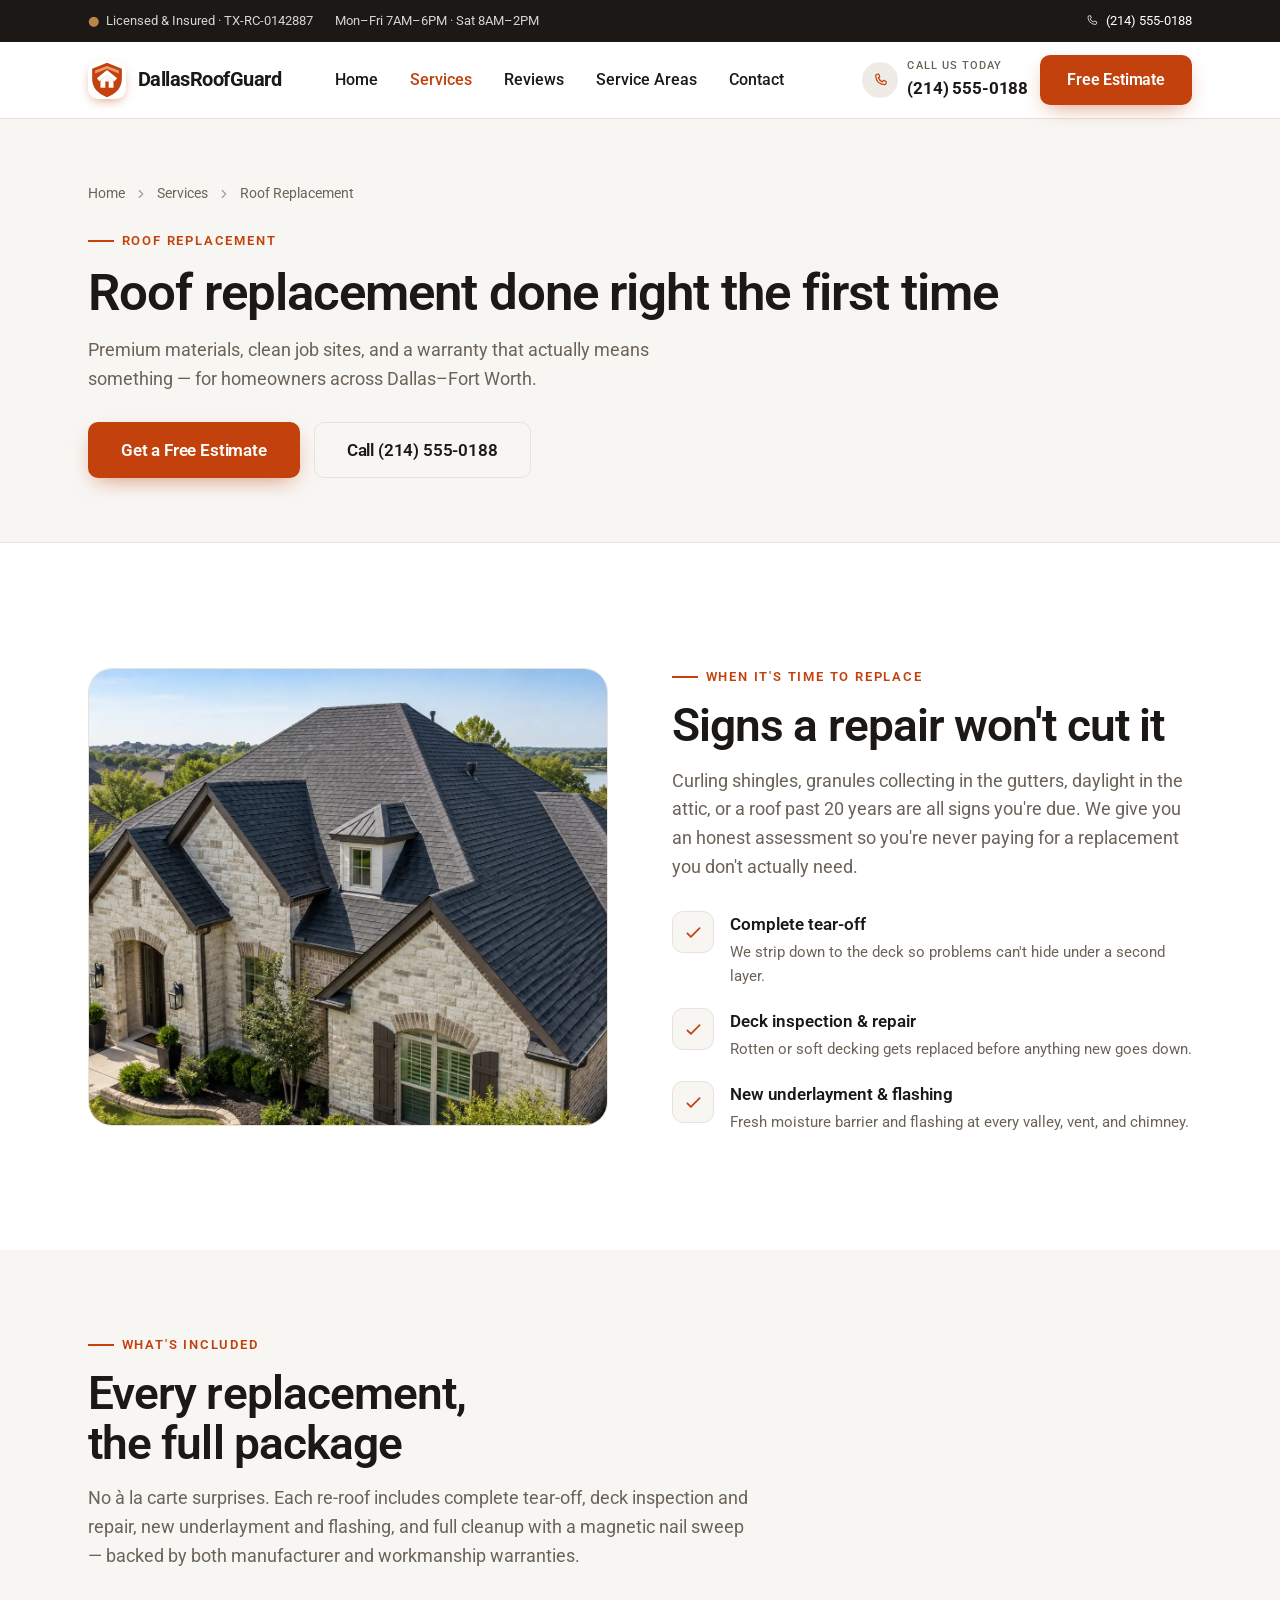
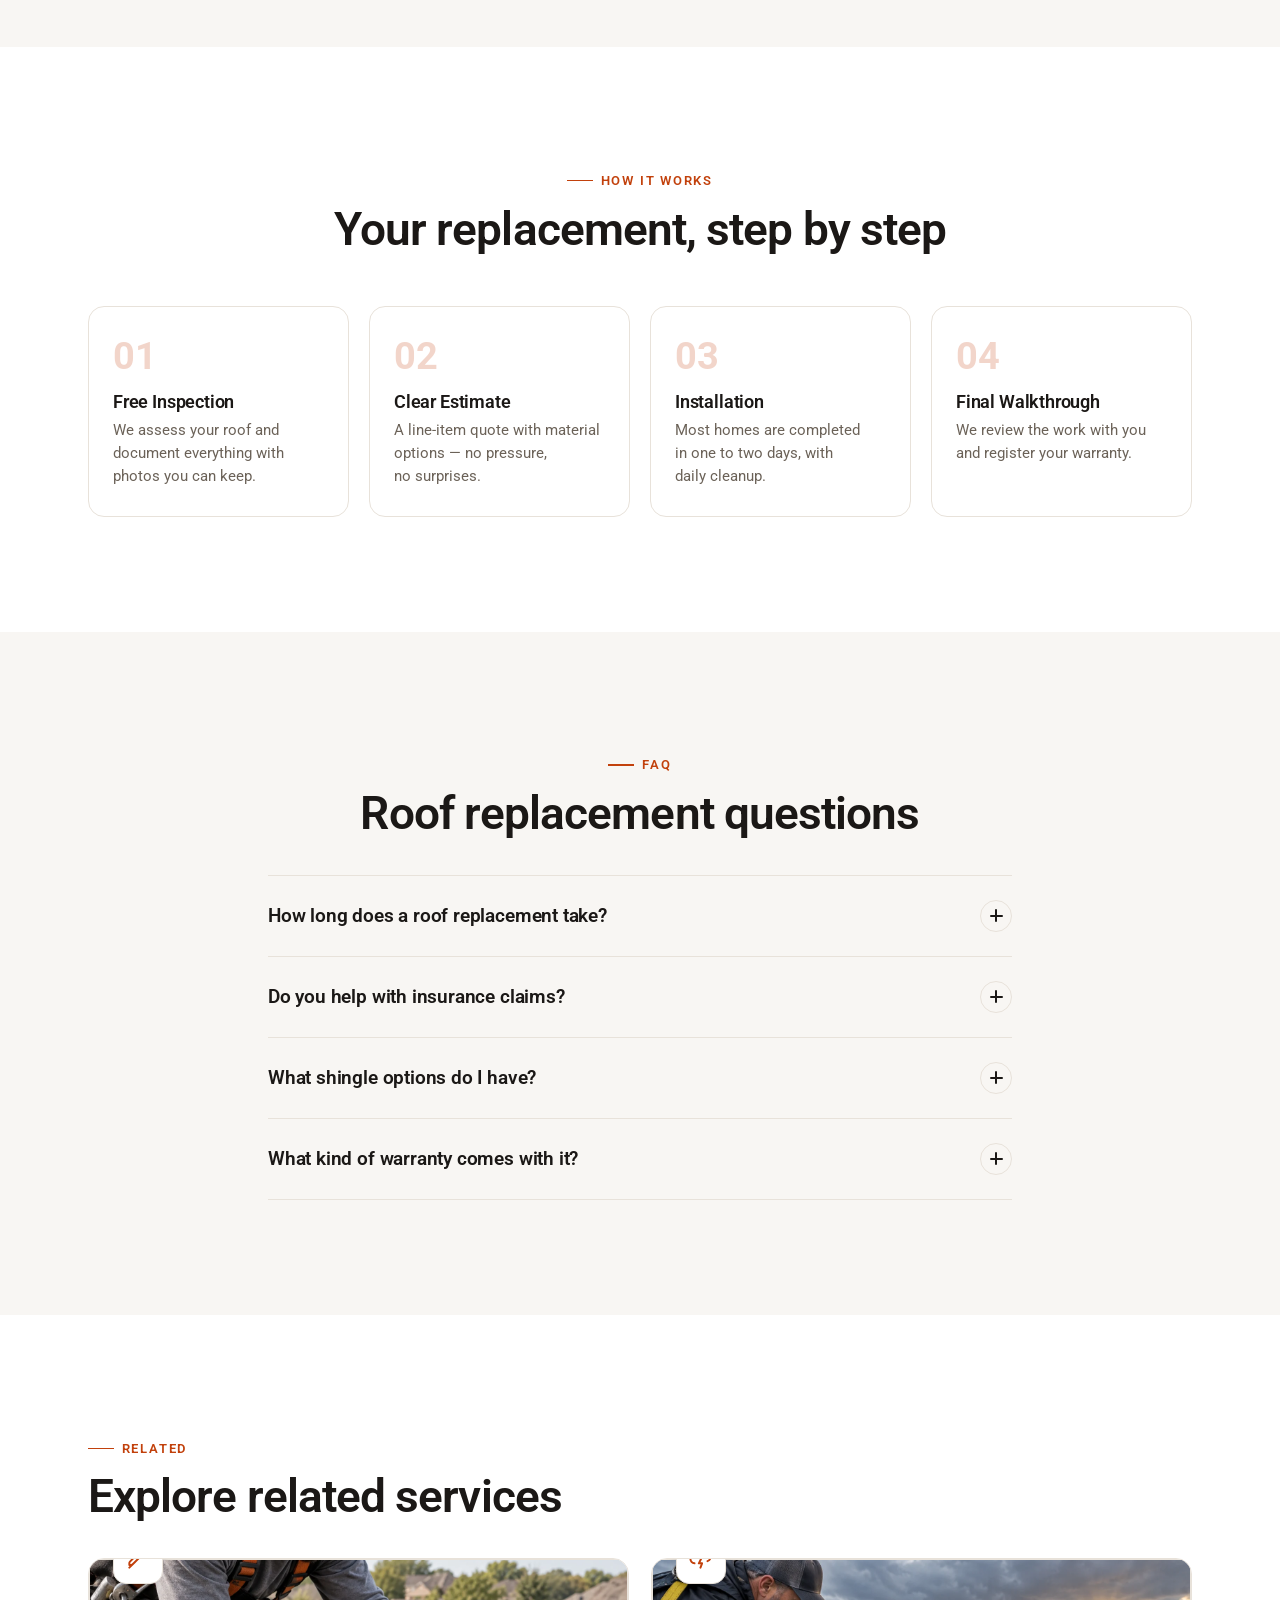
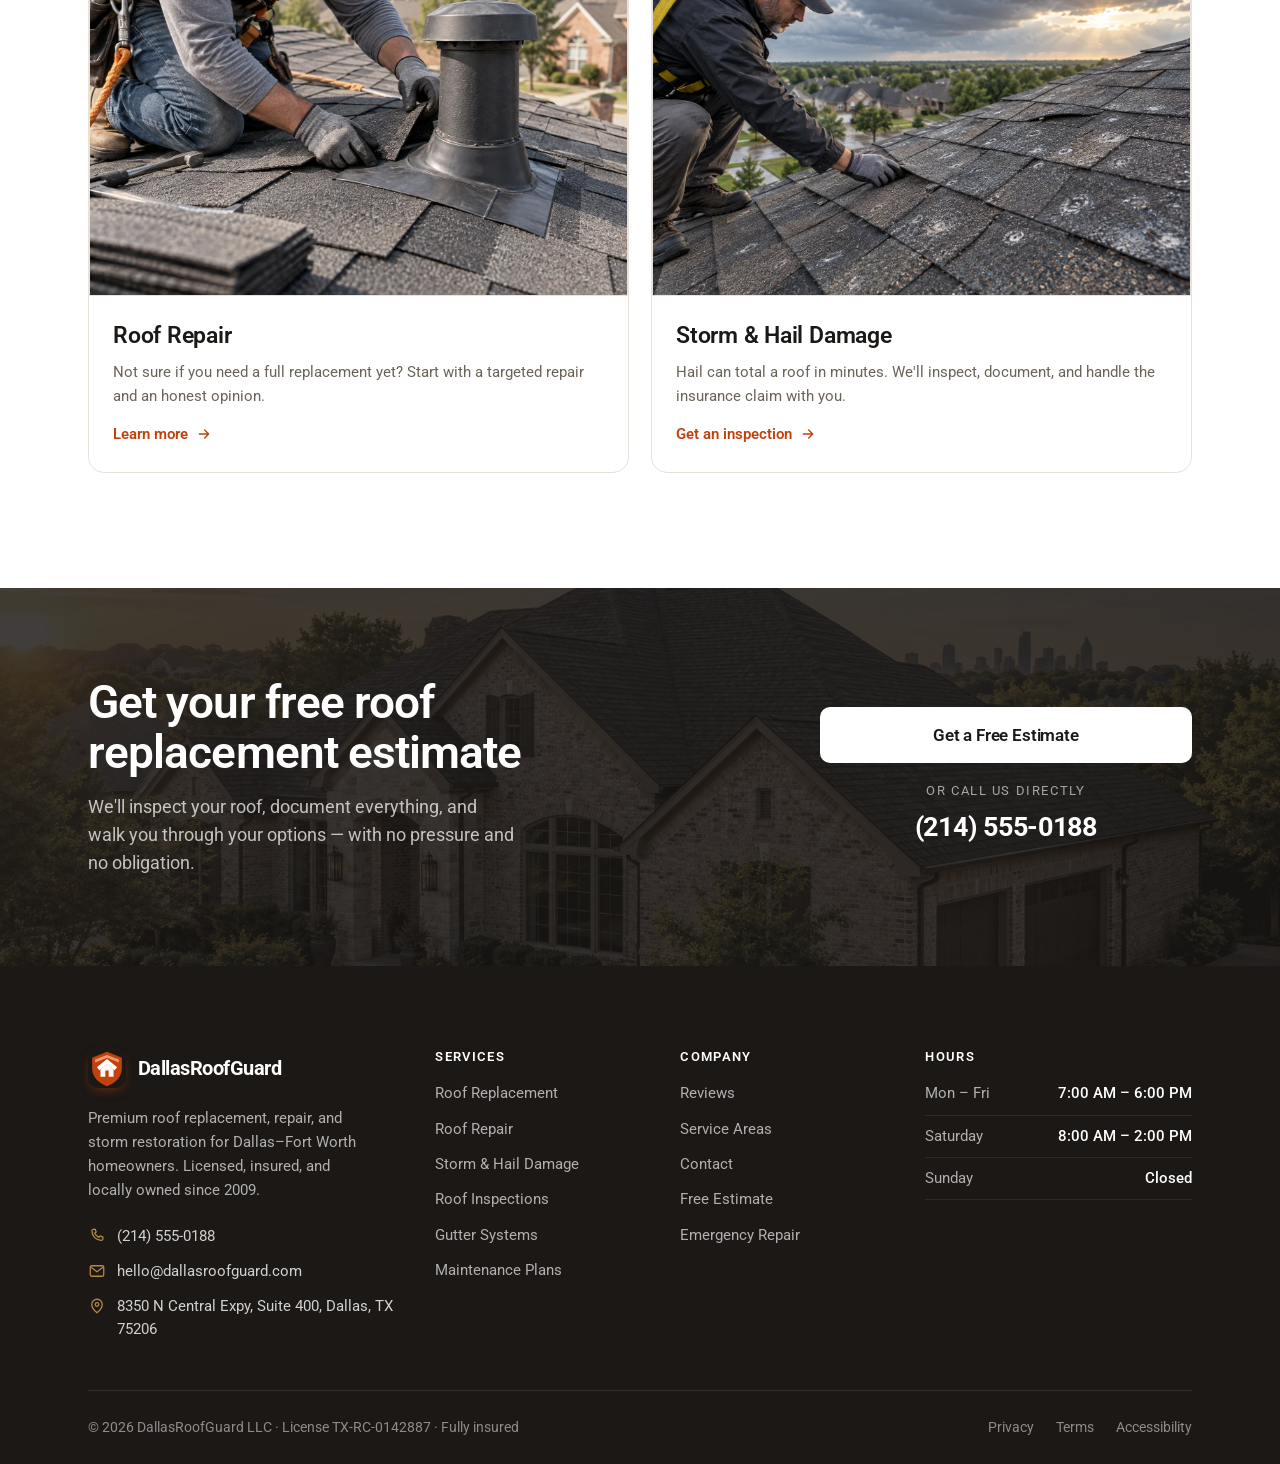
<file: services/roof-replacement.html>
<!DOCTYPE html>
<html lang="en" data-theme="ember" data-font="grotesk" data-cta="rounded">
<head>
  <link rel="icon" type="image/svg+xml" href="../assets/logo-mark.svg">
<meta charset="UTF-8" />
<meta name="viewport" content="width=device-width, initial-scale=1.0" />
<title>Roof Replacement in Dallas, TX | DallasRoofGuard</title>
<meta name="description" content="Full roof replacement with premium architectural shingles, a 15-year workmanship warranty, and insurance-claim help across Dallas–Fort Worth. Free inspection." />
<script>
(function () { try { var de = document.documentElement, map = { "drg-theme": "data-theme", "drg-font": "data-font", "drg-cta": "data-cta" }; Object.keys(map).forEach(function (k) { var v = localStorage.getItem(k); if (v) de.setAttribute(map[k], v); }); } catch (e) {} })();
</script>
<link rel="preconnect" href="https://fonts.googleapis.com" />
<link rel="preconnect" href="https://fonts.gstatic.com" crossorigin />
<link href="https://fonts.googleapis.com/css2?family=Roboto:wght@400;500;700;900&display=swap" rel="stylesheet" />
<link rel="stylesheet" href="../assets/site.css" />
</head>
<body>

<div class="topbar">
  <div class="wrap">
    <div class="topbar-meta"><span class="hide-sm"><span class="dot">●</span> Licensed &amp; Insured · TX-RC-0142887</span><span class="hide-sm">Mon–Fri 7AM–6PM · Sat 8AM–2PM</span></div>
    <div class="topbar-meta"><span><svg viewBox="0 0 24 24" fill="none" width="14" height="14"><path d="M9.5 3 7 3.2A2 2 0 0 0 5.2 5.5c.4 7 5.3 11.9 12.3 12.3a2 2 0 0 0 2.3-1.8l.2-2.5-3.8-1.6-1.7 2a13 13 0 0 1-5.6-5.6l2-1.7L9.5 3Z" stroke="currentColor" stroke-width="1.7" stroke-linejoin="round"/></svg> <a href="tel:+12145550188">(214) 555-0188</a></span></div>
  </div>
</div>

<header class="site-header">
  <div class="wrap nav">
    <a class="brand" href="../index.html"><span class="brand-mark"><svg viewBox="0 0 24 24" fill="none"><path d="M3 11 12 4l9 7" stroke="currentColor" stroke-width="2" stroke-linecap="round" stroke-linejoin="round"/><path d="M5.5 9.6V19a1 1 0 0 0 1 1H17.5a1 1 0 0 0 1-1V9.6" stroke="currentColor" stroke-width="2" stroke-linejoin="round"/></svg></span>Dallas<b>RoofGuard</b></a>
    <nav class="nav-links">
      <a href="../index.html">Home</a>
      <a href="../services.html" class="active">Services</a>
      <a href="../index.html#reviews">Reviews</a>
      <a href="../index.html#areas">Service Areas</a>
      <a href="../contact.html">Contact</a>
    </nav>
    <div class="nav-cta">
      <a class="nav-phone" href="tel:+12145550188"><span class="ph-ic"><svg viewBox="0 0 24 24" fill="none"><path d="M9.5 3 7 3.2A2 2 0 0 0 5.2 5.5c.4 7 5.3 11.9 12.3 12.3a2 2 0 0 0 2.3-1.8l.2-2.5-3.8-1.6-1.7 2a13 13 0 0 1-5.6-5.6l2-1.7L9.5 3Z" stroke="currentColor" stroke-width="1.7" stroke-linejoin="round"/></svg></span><span><small>Call us today</small>(214) 555-0188</span></a>
      <a class="btn btn-primary" href="../contact.html">Free Estimate</a>
      <button class="nav-toggle" aria-label="Open menu"><svg viewBox="0 0 24 24" fill="none"><path d="M4 7h16M4 12h16M4 17h16" stroke="currentColor" stroke-width="2" stroke-linecap="round"/></svg></button>
    </div>
  </div>
</header>

<div class="drawer">
  <div class="drawer-scrim" data-drawer-close></div>
  <div class="drawer-panel">
    <div class="drawer-head"><a class="brand" href="../index.html">Dallas<b>RoofGuard</b></a><button class="drawer-close" data-drawer-close aria-label="Close menu"><svg viewBox="0 0 24 24" fill="none"><path d="M6 6l12 12M18 6 6 18" stroke="currentColor" stroke-width="2" stroke-linecap="round"/></svg></button></div>
    <a class="dlink" href="../index.html">Home</a>
    <a class="dlink" href="../services.html">Services</a>
    <a class="dlink" href="roof-replacement.html">Roof Replacement</a>
    <a class="dlink" href="roof-repair.html">Roof Repair</a>
    <a class="dlink" href="../index.html#reviews">Reviews</a>
    <a class="dlink" href="../contact.html">Contact</a>
    <div class="drawer-foot"><a class="btn btn-outline btn-block" href="tel:+12145550188">Call (214) 555-0188</a><a class="btn btn-primary btn-block" href="../contact.html">Get a Free Estimate</a></div>
  </div>
</div>

<div class="pagehead">
  <div class="wrap">
    <div class="breadcrumb"><a href="../index.html">Home</a><svg viewBox="0 0 24 24" fill="none"><path d="m9 6 6 6-6 6" stroke="currentColor" stroke-width="2" stroke-linecap="round" stroke-linejoin="round"/></svg><a href="../services.html">Services</a><svg viewBox="0 0 24 24" fill="none"><path d="m9 6 6 6-6 6" stroke="currentColor" stroke-width="2" stroke-linecap="round" stroke-linejoin="round"/></svg><span>Roof Replacement</span></div>
    <span class="eyebrow">Roof Replacement</span>
    <h1 style="margin-top:14px;">Roof replacement done right the first time</h1>
    <p class="lead">Premium materials, clean job sites, and a warranty that actually means something — for homeowners across Dallas–Fort Worth.</p>
    <div style="margin-top:28px; display:flex; gap:14px; flex-wrap:wrap;"><a class="btn btn-primary btn-lg" href="../contact.html">Get a Free Estimate</a><a class="btn btn-outline btn-lg" href="tel:+12145550188">Call (214) 555-0188</a></div>
  </div>
</div>

<!-- INTRO SPLIT -->
<section class="section">
  <div class="wrap feature">
    <div class="feature-media reveal"><div class="ph asset-media"><img src="../assets/images/roof-replacement.webp" width="1536" height="1024" alt="New charcoal architectural-shingle roof on a North Texas home" fetchpriority="high" decoding="async"></div></div>
    <div class="feature-copy reveal">
      <span class="eyebrow">When it's time to replace</span>
      <h2 style="margin-top:14px;">Signs a repair won't cut it</h2>
      <p class="lead" style="margin-top:16px;">Curling shingles, granules collecting in the gutters, daylight in the attic, or a roof past 20 years are all signs you're due. We give you an honest assessment so you're never paying for a replacement you don't actually need.</p>
      <ul class="feature-list">
        <li><span class="fl-ic"><svg viewBox="0 0 24 24" fill="none"><path d="m5 13 4 4L19 7" stroke="currentColor" stroke-width="2" stroke-linecap="round" stroke-linejoin="round"/></svg></span><div><div class="ft">Complete tear-off</div><div class="fd">We strip down to the deck so problems can't hide under a second layer.</div></div></li>
        <li><span class="fl-ic"><svg viewBox="0 0 24 24" fill="none"><path d="m5 13 4 4L19 7" stroke="currentColor" stroke-width="2" stroke-linecap="round" stroke-linejoin="round"/></svg></span><div><div class="ft">Deck inspection &amp; repair</div><div class="fd">Rotten or soft decking gets replaced before anything new goes down.</div></div></li>
        <li><span class="fl-ic"><svg viewBox="0 0 24 24" fill="none"><path d="m5 13 4 4L19 7" stroke="currentColor" stroke-width="2" stroke-linecap="round" stroke-linejoin="round"/></svg></span><div><div class="ft">New underlayment &amp; flashing</div><div class="fd">Fresh moisture barrier and flashing at every valley, vent, and chimney.</div></div></li>
      </ul>
    </div>
  </div>
</section>

<!-- WHATS INCLUDED -->
<section class="section bg-surface section--tight">
  <div class="wrap">
    <div class="section-head reveal">
      <span class="eyebrow">What's included</span>
      <h2>Every replacement, the full package</h2>
      <p class="lead">No à la carte surprises. Each re-roof includes complete tear-off, deck inspection and repair, new underlayment and flashing, and full cleanup with a magnetic nail sweep — backed by both manufacturer and workmanship warranties.</p>
    </div>
  </div>
</section>

<!-- PROCESS -->
<section class="section">
  <div class="wrap">
    <div class="section-head center reveal"><span class="eyebrow eyebrow--center">How it works</span><h2>Your replacement, step by step</h2></div>
    <div class="process" style="margin-top:52px;">
      <div class="process-step reveal"><h3>Free Inspection</h3><p>We assess your roof and document everything with photos you can keep.</p></div>
      <div class="process-step reveal"><h3>Clear Estimate</h3><p>A line-item quote with material options — no pressure, no surprises.</p></div>
      <div class="process-step reveal"><h3>Installation</h3><p>Most homes are completed in one to two days, with daily cleanup.</p></div>
      <div class="process-step reveal"><h3>Final Walkthrough</h3><p>We review the work with you and register your warranty.</p></div>
    </div>
  </div>
</section>

<!-- FAQ -->
<section class="section bg-surface">
  <div class="wrap" style="max-width:840px;">
    <div class="section-head center reveal" style="margin-bottom:36px;"><span class="eyebrow eyebrow--center">FAQ</span><h2>Roof replacement questions</h2></div>
    <div class="faq-list reveal">
      <div class="faq-item"><button class="faq-q" aria-expanded="false">How long does a roof replacement take?<span class="faq-ic"></span></button><div class="faq-a"><div class="faq-a-inner">Most residential roofs are completed in one to two days, depending on the size of the home and the weather. We'll give you a firm timeline in your estimate.</div></div></div>
      <div class="faq-item"><button class="faq-q" aria-expanded="false">Do you help with insurance claims?<span class="faq-ic"></span></button><div class="faq-a"><div class="faq-a-inner">Yes — we document storm damage thoroughly and work directly with most major insurers throughout the claim, so you're not stuck navigating the paperwork alone.</div></div></div>
      <div class="faq-item"><button class="faq-q" aria-expanded="false">What shingle options do I have?<span class="faq-ic"></span></button><div class="faq-a"><div class="faq-a-inner">We install premium architectural and designer shingles from the major manufacturers in a wide range of colors. We'll bring samples so you can see them against your home before deciding.</div></div></div>
      <div class="faq-item"><button class="faq-q" aria-expanded="false">What kind of warranty comes with it?<span class="faq-ic"></span></button><div class="faq-a"><div class="faq-a-inner">Every replacement is covered by the manufacturer's material warranty plus our own 15-year workmanship warranty, which we register for you at the final walkthrough.</div></div></div>
    </div>
  </div>
</section>

<!-- RELATED -->
<section class="section">
  <div class="wrap">
    <div class="section-head reveal" style="margin-bottom:36px;"><span class="eyebrow">Related</span><h2>Explore related services</h2></div>
    <div class="svc-grid cols-2">
      <a class="svc-card icon-float reveal" href="roof-repair.html">
        <div class="svc-media ph asset-media"><img src="../assets/images/roof-repair.webp" width="1536" height="1024" alt="Roofer repairing shingles and flashing around a roof vent" loading="lazy" decoding="async"></div>
        <div class="svc-body"><span class="svc-ic"><svg viewBox="0 0 24 24" fill="none"><path d="m14.5 6.5 3 3M4 20l5.5-5.5m6-6 2.3-2.3a3 3 0 0 0-4-4l-2.3 2.3m4 4-8.4 8.4a2 2 0 0 1-1.4.6H4v-1.7a2 2 0 0 1 .6-1.4l8.4-8.4" stroke="currentColor" stroke-width="1.8" stroke-linecap="round" stroke-linejoin="round"/></svg></span><h3>Roof Repair</h3><p>Not sure if you need a full replacement yet? Start with a targeted repair and an honest opinion.</p><span class="svc-link">Learn more <svg viewBox="0 0 24 24" fill="none"><path d="M5 12h14m-6-6 6 6-6 6" stroke="currentColor" stroke-width="2" stroke-linecap="round" stroke-linejoin="round"/></svg></span></div>
      </a>
      <a class="svc-card icon-float reveal" href="../contact.html">
        <div class="svc-media ph asset-media"><img src="../assets/images/storm-damage.webp" width="1536" height="1024" alt="Inspector examining hail and wind damage on a residential roof" loading="lazy" decoding="async"></div>
        <div class="svc-body"><span class="svc-ic"><svg viewBox="0 0 24 24" fill="none"><path d="M6 16a4 4 0 0 1 .5-8 5.5 5.5 0 0 1 10.6-1.4A3.8 3.8 0 0 1 18 14" stroke="currentColor" stroke-width="1.8" stroke-linecap="round" stroke-linejoin="round"/><path d="m12 12-2 4h3l-1.5 4" stroke="currentColor" stroke-width="1.8" stroke-linecap="round" stroke-linejoin="round"/></svg></span><h3>Storm &amp; Hail Damage</h3><p>Hail can total a roof in minutes. We'll inspect, document, and handle the insurance claim with you.</p><span class="svc-link">Get an inspection <svg viewBox="0 0 24 24" fill="none"><path d="M5 12h14m-6-6 6 6-6 6" stroke="currentColor" stroke-width="2" stroke-linecap="round" stroke-linejoin="round"/></svg></span></div>
      </a>
    </div>
  </div>
</section>

<section class="ctaband">
  <div class="ph dark asset-media" aria-hidden="true"><img src="../assets/images/hero-completed-roof.webp" width="1774" height="887" alt="" loading="lazy" decoding="async"></div>
  <div class="wrap">
    <div class="reveal"><h2>Get your free roof replacement estimate</h2><p>We'll inspect your roof, document everything, and walk you through your options — with no pressure and no obligation.</p></div>
    <div class="ctaband-actions reveal"><a class="btn btn-light btn-lg" href="../contact.html">Get a Free Estimate</a><div class="ctaband-phone"><small>Or call us directly</small><a href="tel:+12145550188">(214) 555-0188</a></div></div>
  </div>
</section>

<footer class="site-footer">
  <div class="wrap">
    <div class="footer-top">
      <div class="footer-brand">
        <a class="brand" href="../index.html"><span class="brand-mark"><svg viewBox="0 0 24 24" fill="none"><path d="M3 11 12 4l9 7" stroke="currentColor" stroke-width="2" stroke-linecap="round" stroke-linejoin="round"/><path d="M5.5 9.6V19a1 1 0 0 0 1 1H17.5a1 1 0 0 0 1-1V9.6" stroke="currentColor" stroke-width="2" stroke-linejoin="round"/></svg></span>Dallas<b>RoofGuard</b></a>
        <p>Premium roof replacement, repair, and storm restoration for Dallas–Fort Worth homeowners. Licensed, insured, and locally owned since 2009.</p>
        <div class="footer-contact">
          <a href="tel:+12145550188"><svg viewBox="0 0 24 24" fill="none"><path d="M9.5 3 7 3.2A2 2 0 0 0 5.2 5.5c.4 7 5.3 11.9 12.3 12.3a2 2 0 0 0 2.3-1.8l.2-2.5-3.8-1.6-1.7 2a13 13 0 0 1-5.6-5.6l2-1.7L9.5 3Z" stroke="currentColor" stroke-width="1.7" stroke-linejoin="round"/></svg> (214) 555-0188</a>
          <a href="mailto:hello@dallasroofguard.com"><svg viewBox="0 0 24 24" fill="none"><rect x="3" y="5" width="18" height="14" rx="2" stroke="currentColor" stroke-width="1.7"/><path d="m4 7 8 6 8-6" stroke="currentColor" stroke-width="1.7" stroke-linejoin="round"/></svg> hello@dallasroofguard.com</a>
          <span><svg viewBox="0 0 24 24" fill="none"><path d="M12 21s7-5.7 7-11a7 7 0 1 0-14 0c0 5.3 7 11 7 11Z" stroke="currentColor" stroke-width="1.7"/><circle cx="12" cy="10" r="2.4" stroke="currentColor" stroke-width="1.7"/></svg> 8350 N Central Expy, Suite 400, Dallas, TX 75206</span>
        </div>
      </div>
      <div class="footer-col"><h4>Services</h4><ul><li><a href="roof-replacement.html">Roof Replacement</a></li><li><a href="roof-repair.html">Roof Repair</a></li><li><a href="../services.html">Storm &amp; Hail Damage</a></li><li><a href="../services.html">Roof Inspections</a></li><li><a href="../services.html">Gutter Systems</a></li><li><a href="../services.html">Maintenance Plans</a></li></ul></div>
      <div class="footer-col"><h4>Company</h4><ul><li><a href="../index.html#reviews">Reviews</a></li><li><a href="../index.html#areas">Service Areas</a></li><li><a href="../contact.html">Contact</a></li><li><a href="../contact.html">Free Estimate</a></li><li><a href="tel:+12145550188">Emergency Repair</a></li></ul></div>
      <div class="footer-col"><h4>Hours</h4><div class="footer-hours"><div class="fh"><span>Mon – Fri</span><b>7:00 AM – 6:00 PM</b></div><div class="fh"><span>Saturday</span><b>8:00 AM – 2:00 PM</b></div><div class="fh"><span>Sunday</span><b>Closed</b></div></div></div>
    </div>
    <div class="footer-bottom"><span>© 2026 DallasRoofGuard LLC · License TX-RC-0142887 · Fully insured</span><div class="fb-links"><a href="#">Privacy</a><a href="#">Terms</a><a href="#">Accessibility</a></div></div>
  </div>
</footer>

<script src="../assets/site.js"></script>
</body>
</html>
</file>
<file: assets/site.css>
/* ============================================================================
   DallasRoofGuard — shared design system
   Premium & modern roofing site. Themeable via [data-theme] / [data-font]
   on <html>. All business-neutral; content lives in the HTML.
   ========================================================================== */

/* ----------------------------- RESET --------------------------------------- */
*, *::before, *::after { box-sizing: border-box; }
* { margin: 0; }
html { -webkit-text-size-adjust: 100%; scroll-behavior: smooth; }
body { min-height: 100vh; line-height: 1.55; -webkit-font-smoothing: antialiased;
  text-rendering: optimizeLegibility; }
img, svg, picture { display: block; max-width: 100%; }
a { color: inherit; text-decoration: none; }
button, input, textarea, select { font: inherit; color: inherit; }
ul { list-style: none; padding: 0; }
h1, h2, h3, h4 { line-height: 1.08; font-weight: 600; letter-spacing: -0.02em;
  font-family: var(--font-heading); text-wrap: balance; }
p { text-wrap: pretty; }

/* ----------------------------- TOKENS -------------------------------------- */
:root {
  /* fonts (overridden by [data-font]) */
  --font-heading: "Roboto", system-ui, sans-serif;
  --font-body: "Roboto", system-ui, sans-serif;

  /* radius */
  --r-xs: 6px;
  --r-sm: 10px;
  --r: 16px;
  --r-lg: 24px;
  --r-pill: 999px;

  /* layout */
  --maxw: 1200px;
  --gutter: clamp(20px, 5vw, 48px);

  /* spacing rhythm */
  --section-y: clamp(64px, 9vw, 128px);

  /* shadows */
  --sh-sm: 0 1px 2px rgba(15, 23, 42, .06), 0 1px 3px rgba(15, 23, 42, .05);
  --sh: 0 6px 20px -6px rgba(15, 23, 42, .14), 0 2px 6px rgba(15, 23, 42, .06);
  --sh-lg: 0 28px 60px -20px rgba(15, 23, 42, .28), 0 10px 24px -12px rgba(15, 23, 42, .14);

  /* defaults overridden per theme */
  --bg: #ffffff;
  --surface: #f7f8fa;
  --surface-2: #eef1f5;
  --foreground: #10151f;
  --muted: #5a6678;
  --border: #e4e8ee;
  --primary: #c2410c;
  --primary-dark: #9a3412;
  --primary-fg: #ffffff;
  --accent: #b88746;
  --ring: color-mix(in oklch, var(--primary) 35%, transparent);
}

/* --------------------------- COLOR THEMES ---------------------------------- */
/* 1 — Ember (warm slate + burnt orange) */
[data-theme="ember"] {
  --bg: #ffffff;          --surface: #f8f6f3;     --surface-2: #efece7;
  --foreground: #1b1816;  --muted: #6b6258;       --border: #e8e2da;
  --primary: #c2410c;     --primary-dark: #9a3412; --primary-fg: #fff;
  --accent: #b88746;
}
/* 2 — Indigo (cool ink + deep indigo, sand accent) */
[data-theme="indigo"] {
  --bg: #ffffff;          --surface: #f4f6fa;     --surface-2: #e9edf4;
  --foreground: #121726;  --muted: #5b6478;       --border: #e1e6ef;
  --primary: #2f3e8c;     --primary-dark: #232f6e; --primary-fg: #fff;
  --accent: #c08a3e;
}
/* 3 — Ironclad (charcoal + brick red, steel accent) */
[data-theme="ironclad"] {
  --bg: #ffffff;          --surface: #f5f5f6;     --surface-2: #e9e9eb;
  --foreground: #17181b;  --muted: #62656d;       --border: #e3e3e6;
  --primary: #b5302b;     --primary-dark: #8f2420; --primary-fg: #fff;
  --accent: #4f6172;
}
/* 4 — Pine (warm stone + deep pine, terracotta accent) */
[data-theme="pine"] {
  --bg: #fffefb;          --surface: #f5f4ee;     --surface-2: #eae8df;
  --foreground: #18201b;  --muted: #5f6a60;       --border: #e4e3d8;
  --primary: #1f6047;     --primary-dark: #174a37; --primary-fg: #fff;
  --accent: #bd6a44;
}

/* ---------------------------- FONT PAIRINGS -------------------------------- */
[data-font="grotesk"] {
  --font-heading: "Roboto", system-ui, sans-serif;
  --font-body: "Roboto", system-ui, sans-serif;
}
[data-font="geometric"] {
  --font-heading: "Roboto", system-ui, sans-serif;
  --font-body: "Roboto", system-ui, sans-serif;
}
[data-font="mono-mix"] {
  --font-heading: "Roboto", system-ui, sans-serif;
  --font-body: "Roboto", system-ui, sans-serif;
}

/* ------------------------------ BASE --------------------------------------- */
body {
  font-family: var(--font-body);
  background: var(--bg);
  color: var(--foreground);
  font-size: 17px;
}

.wrap { width: 100%; max-width: var(--maxw); margin-inline: auto;
  padding-inline: var(--gutter); }
.wrap-wide { max-width: 1340px; }

section { position: relative; }
.section { padding-block: var(--section-y); }
.section--tight { padding-block: clamp(44px, 6vw, 80px); }

.eyebrow { font-family: var(--font-body); font-size: .8rem; font-weight: 600;
  letter-spacing: .14em; text-transform: uppercase; color: var(--primary);
  display: inline-flex; align-items: center; gap: .6em; }
.eyebrow::before { content: ""; width: 26px; height: 1.5px; background: var(--primary);
  display: inline-block; }
.eyebrow--center { justify-content: center; }

.lead { font-size: clamp(1.05rem, 1.4vw, 1.25rem); color: var(--muted);
  line-height: 1.6; }

h1 { font-size: clamp(2.4rem, 5.4vw, 4.1rem); }
h2 { font-size: clamp(1.9rem, 3.6vw, 2.9rem); }
h3 { font-size: clamp(1.2rem, 1.8vw, 1.45rem); letter-spacing: -0.01em; }

.section-head { max-width: 660px; }
.section-head.center { margin-inline: auto; text-align: center; }
.section-head h2 { margin-top: 14px; }
.section-head p { margin-top: 16px; }

/* ----------------------------- BUTTONS ------------------------------------- */
.btn { --btn-r: var(--r-sm);
  display: inline-flex; align-items: center; justify-content: center; gap: .55em;
  font-family: var(--font-heading); font-weight: 600; font-size: .98rem;
  letter-spacing: -0.01em; line-height: 1; padding: 16px 26px;
  border-radius: var(--btn-r); border: 1.5px solid transparent; cursor: pointer;
  transition: transform .15s ease, background .2s ease, box-shadow .2s ease,
    border-color .2s ease, color .2s ease; white-space: nowrap; }
.btn svg { width: 1.05em; height: 1.05em; }
.btn:active { transform: translateY(1px); }

.btn-primary { background: var(--primary); color: var(--primary-fg);
  box-shadow: 0 8px 22px -8px color-mix(in oklch, var(--primary) 60%, transparent); }
.btn-primary:hover { background: var(--primary-dark);
  box-shadow: 0 12px 28px -8px color-mix(in oklch, var(--primary) 65%, transparent); }

.btn-outline { background: transparent; color: var(--foreground);
  border-color: var(--border); }
.btn-outline:hover { border-color: var(--foreground);
  background: color-mix(in oklch, var(--foreground) 4%, transparent); }

.btn-ghost { background: color-mix(in oklch, var(--foreground) 5%, transparent);
  color: var(--foreground); }
.btn-ghost:hover { background: color-mix(in oklch, var(--foreground) 9%, transparent); }

.btn-light { background: #fff; color: #1b1816; }
.btn-light:hover { background: #f1efec; }

.btn-on-dark { border-color: rgba(255,255,255,.3); color: #fff; }
.btn-on-dark:hover { border-color: #fff; background: rgba(255,255,255,.08); }

.btn-lg { padding: 19px 32px; font-size: 1.05rem; }
.btn-block { width: 100%; }

/* CTA-style tweak: pill vs sharp */
[data-cta="pill"] .btn { --btn-r: var(--r-pill); }
[data-cta="sharp"] .btn { --btn-r: 4px; }

/* ----------------------------- TOPBAR -------------------------------------- */
.topbar { background: var(--foreground); color: rgba(255,255,255,.82);
  font-size: .82rem; }
.topbar .wrap { display: flex; align-items: center; justify-content: space-between;
  gap: 20px; min-height: 42px; }
.topbar a { color: #fff; }
.topbar-meta { display: flex; align-items: center; gap: 22px; }
.topbar-meta span { display: inline-flex; align-items: center; gap: 7px; white-space: nowrap; }
.topbar-meta .dot { color: var(--accent); }
.topbar-social { display: flex; align-items: center; gap: 4px; }
.topbar-social a { width: 28px; height: 28px; display: grid; place-items: center;
  border-radius: var(--r-xs); opacity: .8; transition: opacity .2s, background .2s; }
.topbar-social a:hover { opacity: 1; background: rgba(255,255,255,.12); }
.topbar-social svg { width: 15px; height: 15px; }
@media (max-width: 860px) { .topbar-meta span.hide-sm { display: none; }
  .topbar-social { display: none; } }

/* ----------------------------- HEADER -------------------------------------- */
.site-header { position: sticky; top: 0; z-index: 50; background: var(--bg);
  border-bottom: 1px solid var(--border);
  transition: box-shadow .25s ease, background .25s ease; }
.site-header.scrolled { box-shadow: var(--sh); }
.nav { display: flex; align-items: center; gap: 32px; min-height: 76px; }
.brand { display: flex; align-items: center; gap: 0; font-family: var(--font-heading);
  font-weight: 700; font-size: 1.28rem; letter-spacing: -0.025em; color: var(--foreground); }
.brand-mark { width: 38px; height: 38px; margin-right: 12px; border-radius: 10px; display: grid;
  place-items: center; background: var(--primary); color: var(--primary-fg); flex: none;
  box-shadow: 0 4px 12px -4px color-mix(in oklch, var(--primary) 60%, transparent); }
.brand-mark svg { width: 22px; height: 22px; }
.brand-mark { background: url("logo-mark.svg") center / cover no-repeat; }
.brand-mark svg { visibility: hidden; }
.brand b { font-weight: 700; }
.brand .brand-sub { color: var(--primary); }

.nav-links { display: flex; align-items: center; gap: 4px; margin-left: 8px; }
.nav-links a { padding: 10px 14px; border-radius: var(--r-xs); font-weight: 500;
  font-size: .98rem; color: var(--foreground); transition: background .18s, color .18s;
  position: relative; }
.nav-links a:hover { background: var(--surface); }
.nav-links a.active { color: var(--primary); }
.nav-links .has-menu { position: relative; }
.nav-links .has-menu > a::after { content: ""; display: inline-block; width: 6px;
  height: 6px; margin-left: 7px; border-right: 1.5px solid currentColor;
  border-bottom: 1.5px solid currentColor; transform: translateY(-2px) rotate(45deg);
  opacity: .5; }
.submenu { position: absolute; top: calc(100% + 8px); left: 0; min-width: 280px;
  background: var(--bg); border: 1px solid var(--border); border-radius: var(--r);
  box-shadow: var(--sh-lg); padding: 8px; opacity: 0; visibility: hidden;
  transform: translateY(6px); transition: .18s ease; }
.has-menu:hover .submenu { opacity: 1; visibility: visible; transform: translateY(0); }
.submenu a { display: flex; gap: 12px; padding: 11px 12px; border-radius: var(--r-sm); }
.submenu a:hover { background: var(--surface); }
.submenu .si { width: 34px; height: 34px; border-radius: 8px; flex: none;
  display: grid; place-items: center; background: var(--surface-2); color: var(--primary); }
.submenu .si svg { width: 18px; height: 18px; }
.submenu .st { font-weight: 600; font-size: .95rem; }
.submenu .sd { font-size: .82rem; color: var(--muted); line-height: 1.35; }

.nav-cta { margin-left: auto; display: flex; align-items: center; gap: 12px; }
.nav-phone { display: inline-flex; align-items: center; gap: 9px; font-family: var(--font-heading);
  font-weight: 700; font-size: 1.08rem; letter-spacing: -0.01em; }
.nav-phone .ph-ic { width: 36px; height: 36px; border-radius: 50%; flex: none;
  display: grid; place-items: center; background: var(--surface-2); color: var(--primary); }
.nav-phone .ph-ic svg { width: 17px; height: 17px; }
.nav-phone small { display: block; font-family: var(--font-body); font-weight: 500;
  font-size: .68rem; letter-spacing: .1em; text-transform: uppercase; color: var(--muted); }

.nav-toggle { display: none; width: 44px; height: 44px; border: 1px solid var(--border);
  border-radius: var(--r-sm); background: var(--bg); cursor: pointer; align-items: center;
  justify-content: center; margin-left: auto; }
.nav-toggle svg { width: 22px; height: 22px; }

@media (max-width: 1000px) {
  .nav-links, .nav-cta .btn, .nav-phone small { display: none; }
  .nav-toggle { display: inline-flex; }
  .nav-cta { margin-left: 0; }
}
@media (max-width: 620px) {
  .nav-phone { display: none; }
  .nav { gap: 12px; }
  .brand { font-size: 1.02rem; }
  .brand-mark { width: 36px; height: 36px; }
}

/* mobile drawer */
.drawer { position: fixed; inset: 0; z-index: 60; visibility: hidden; }
.drawer.open { visibility: visible; }
.drawer-scrim { position: absolute; inset: 0; background: rgba(10,12,18,.5);
  opacity: 0; transition: opacity .25s; }
.drawer.open .drawer-scrim { opacity: 1; }
.drawer-panel { position: absolute; top: 0; right: 0; height: 100%; width: min(360px, 86vw);
  background: var(--bg); box-shadow: var(--sh-lg); transform: translateX(100%);
  transition: transform .3s cubic-bezier(.4,0,.2,1); padding: 22px; overflow-y: auto;
  display: flex; flex-direction: column; gap: 6px; }
.drawer.open .drawer-panel { transform: translateX(0); }
.drawer-head { display: flex; align-items: center; justify-content: space-between;
  margin-bottom: 14px; }
.drawer-panel a.dlink { padding: 14px 12px; border-radius: var(--r-sm); font-weight: 600;
  font-size: 1.1rem; font-family: var(--font-heading); border-bottom: 1px solid var(--border); }
.drawer-panel a.dlink:hover { background: var(--surface); }
.drawer-foot { margin-top: auto; padding-top: 18px; display: flex; flex-direction: column; gap: 10px; }
.drawer-close { width: 42px; height: 42px; border: 1px solid var(--border);
  border-radius: var(--r-sm); background: var(--bg); cursor: pointer; display: grid;
  place-items: center; }
.drawer-close svg { width: 20px; height: 20px; }

/* ----------------------------- HERO ---------------------------------------- */
.hero { position: relative; overflow: hidden; }
.hero-grid { display: grid; grid-template-columns: 1.05fr .95fr; gap: clamp(32px, 5vw, 72px);
  align-items: center; padding-block: clamp(56px, 7vw, 104px); }
.hero-kicker { display: inline-flex; align-items: center; gap: 10px; padding: 8px 14px 8px 10px;
  background: var(--surface); border: 1px solid var(--border); border-radius: var(--r-pill);
  font-size: .85rem; font-weight: 500; color: var(--foreground); margin-bottom: 26px; }
.hero-kicker .stars { color: var(--accent); letter-spacing: 1px; }
.hero-kicker b { font-weight: 700; }
.hero h1 { margin-bottom: 22px; }
.hero h1 .hl { color: var(--primary); }
.hero-sub { font-size: clamp(1.08rem, 1.5vw, 1.32rem); color: var(--muted);
  max-width: 38ch; margin-bottom: 34px; }
.hero-actions { display: flex; flex-wrap: wrap; gap: 14px; align-items: center; }
.hero-trust { margin-top: 34px; display: flex; flex-wrap: wrap; align-items: center;
  gap: 14px 26px; }
.hero-trust .ht { display: flex; align-items: center; gap: 10px; font-size: .92rem;
  color: var(--foreground); font-weight: 500; }
.hero-trust .ht svg { width: 20px; height: 20px; color: var(--primary); flex: none; }
.hero-trust .sep { width: 1px; height: 22px; background: var(--border); }

.hero-media { position: relative; }
.hero-media .ph { aspect-ratio: 4 / 4.6; border-radius: var(--r-lg); }
.hero-badge { position: absolute; left: -22px; bottom: 38px; background: var(--bg);
  border: 1px solid var(--border); border-radius: var(--r); box-shadow: var(--sh-lg);
  padding: 16px 20px; display: flex; align-items: center; gap: 14px; max-width: 250px; }
.hero-badge .hb-ic { width: 44px; height: 44px; border-radius: 12px; flex: none; display: grid;
  place-items: center; background: var(--primary); color: var(--primary-fg); }
.hero-badge .hb-ic svg { width: 24px; height: 24px; }
.hero-badge .hb-n { font-family: var(--font-heading); font-weight: 700; font-size: 1.5rem;
  line-height: 1; }
.hero-badge .hb-l { font-size: .8rem; color: var(--muted); margin-top: 3px; }

/* hero layout variants (tweak) */
[data-hero="overlay"] .hero-grid { grid-template-columns: 1fr; min-height: 600px;
  align-items: end; }
[data-hero="overlay"] .hero-media { position: absolute; inset: 0; z-index: 0; }
[data-hero="overlay"] .hero-media .ph { width: 100%; height: 100%; aspect-ratio: auto;
  border-radius: 0; border: 0; align-items: end; padding-bottom: 18px;
  background: repeating-linear-gradient(135deg, #1c2230 0 16px, #252c3c 16px 32px); }
[data-hero="overlay"] .hero-media .ph .ph-label { background: rgba(0,0,0,.4);
  color: rgba(255,255,255,.82); border-color: rgba(255,255,255,.18); }
[data-hero="overlay"] .hero-media .ph::after { background: linear-gradient(180deg,
  rgba(10,12,18,.55) 0%, rgba(10,12,18,.35) 38%, rgba(10,12,18,.82) 100%); }
[data-hero="overlay"] .hero-media .hero-badge { display: none; }
[data-hero="overlay"] .hero-copy { position: relative; z-index: 1; color: #fff;
  max-width: 720px; padding-bottom: 22px; }
[data-hero="overlay"] .hero-copy h1, [data-hero="overlay"] .hero-copy .hero-sub { color: #fff; }
[data-hero="overlay"] .hero-copy h1 .hl { color: #fff; text-decoration: underline;
  text-decoration-color: var(--accent); text-underline-offset: 8px; text-decoration-thickness: 4px; }
[data-hero="overlay"] .hero-kicker { background: rgba(255,255,255,.14);
  border-color: rgba(255,255,255,.28); color: #fff; }
[data-hero="overlay"] .hero-trust .ht { color: rgba(255,255,255,.92); }
[data-hero="overlay"] .hero-trust .ht svg { color: #fff; }
[data-hero="overlay"] .hero-trust .sep { background: rgba(255,255,255,.3); }
[data-hero="overlay"] .hero-actions .btn-outline { color: #fff; border-color: rgba(255,255,255,.4); }
[data-hero="overlay"] .hero-actions .btn-outline:hover { border-color: #fff;
  background: rgba(255,255,255,.1); }

[data-hero="centered"] .hero-grid { grid-template-columns: 1fr; text-align: center;
  justify-items: center; gap: 44px; padding-bottom: 0; }
[data-hero="centered"] .hero-sub { max-width: 56ch; margin-inline: auto; }
[data-hero="centered"] .hero-actions, [data-hero="centered"] .hero-trust { justify-content: center; }
[data-hero="centered"] .hero-kicker { margin-inline: auto; }
[data-hero="centered"] .hero-media { width: 100%; }
[data-hero="centered"] .hero-media .ph { aspect-ratio: 16 / 7; }
[data-hero="centered"] .hero-badge { display: none; }

@media (max-width: 940px) {
  .hero-grid { grid-template-columns: 1fr; gap: 40px; }
  .hero-media .ph { aspect-ratio: 16 / 10; }
  .hero-badge { left: 16px; }
  [data-hero="overlay"] .hero-grid { min-height: 540px; }
}

/* --------------------------- PLACEHOLDER ----------------------------------- */
.ph { position: relative; overflow: hidden; background:
    repeating-linear-gradient(135deg, var(--surface) 0 14px, var(--surface-2) 14px 28px);
  border: 1px solid var(--border); display: grid; place-items: center; }
.ph::after { content: ""; position: absolute; inset: 0; }
.ph .ph-label { position: relative; z-index: 1; font-family: ui-monospace, "SFMono-Regular",
  Menlo, monospace; font-size: .76rem; letter-spacing: .04em; color: var(--muted);
  background: var(--bg); border: 1px solid var(--border); padding: 7px 12px;
  border-radius: var(--r-pill); box-shadow: var(--sh-sm); text-align: center; }
.ph.dark { background: repeating-linear-gradient(135deg, #1e2330 0 14px, #262c3b 14px 28px); }
.ph.dark .ph-label { background: rgba(0,0,0,.35); color: rgba(255,255,255,.8);
  border-color: rgba(255,255,255,.16); }
.asset-media { display: block; }
.asset-media img { width: 100%; height: 100%; object-fit: cover; display: block; }
.asset-media.map img { object-fit: cover; }
.hero-media .asset-media img { object-position: 52% center; }
.feature-media .asset-media img { object-position: center; }
.ctaband .asset-media img { filter: saturate(.7) contrast(1.08); }

/* ---------------------------- TRUST BAR ------------------------------------ */
.trustbar { background: var(--surface); border-block: 1px solid var(--border); }
.trustbar .wrap { display: grid; grid-template-columns: repeat(4, 1fr); gap: 28px;
  padding-block: 34px; }
.trust-item { display: flex; align-items: center; gap: 14px; }
.trust-item .ti-ic { width: 46px; height: 46px; border-radius: 12px; flex: none; display: grid;
  place-items: center; background: var(--bg); border: 1px solid var(--border); color: var(--primary); }
.trust-item .ti-ic svg { width: 23px; height: 23px; }
.trust-item .tt { font-family: var(--font-heading); font-weight: 700; font-size: 1.04rem;
  letter-spacing: -0.01em; }
.trust-item .td { font-size: .85rem; color: var(--muted); }
@media (max-width: 900px) { .trustbar .wrap { grid-template-columns: repeat(2, 1fr);
  gap: 22px 24px; } }
@media (max-width: 480px) { .trustbar .wrap { grid-template-columns: 1fr; } }

/* --------------------------- SERVICE CARDS --------------------------------- */
.svc-grid { display: grid; grid-template-columns: repeat(3, 1fr); gap: 22px; }
.svc-grid.cols-2 { grid-template-columns: repeat(2, 1fr); }
.svc-card { position: relative; background: var(--bg); border: 1px solid var(--border);
  border-radius: var(--r); overflow: hidden; display: flex; flex-direction: column;
  transition: transform .22s ease, box-shadow .22s ease, border-color .22s ease; }
.svc-card:hover { transform: translateY(-4px); box-shadow: var(--sh-lg);
  border-color: color-mix(in oklch, var(--primary) 40%, var(--border)); }
.svc-card .svc-media { aspect-ratio: 16 / 10; }
.svc-card .svc-body { padding: 24px 24px 26px; display: flex; flex-direction: column;
  gap: 12px; flex: 1; }
.svc-ic { width: 50px; height: 50px; border-radius: 13px; display: grid; place-items: center;
  background: var(--surface); color: var(--primary); border: 1px solid var(--border); }
.svc-ic svg { width: 26px; height: 26px; }
.svc-card.icon-float .svc-ic { position: absolute; top: 0; left: 24px;
  transform: translateY(-50%); background: var(--bg); box-shadow: var(--sh); }
.svc-card h3 { margin-top: 4px; }
.svc-card p { color: var(--muted); font-size: .96rem; flex: 1; }
.svc-link { display: inline-flex; align-items: center; gap: 8px; font-family: var(--font-heading);
  font-weight: 600; font-size: .95rem; color: var(--primary); margin-top: 2px; }
.svc-link svg { width: 16px; height: 16px; transition: transform .2s; }
.svc-card:hover .svc-link svg { transform: translateX(4px); }
@media (max-width: 900px) { .svc-grid, .svc-grid.cols-2 { grid-template-columns: 1fr; } }
@media (min-width: 600px) and (max-width: 900px) { .svc-grid { grid-template-columns: repeat(2,1fr); } }

/* ----------------------------- SPLIT FEATURE ------------------------------- */
.feature { display: grid; grid-template-columns: 1fr 1fr; gap: clamp(36px, 5vw, 80px);
  align-items: center; }
.feature.flip .feature-media { order: -1; }
.feature-media .ph { aspect-ratio: 5 / 4.4; border-radius: var(--r-lg); }
.feature-list { display: flex; flex-direction: column; gap: 20px; margin-top: 30px; }
.feature-list li { display: flex; gap: 16px; }
.feature-list .fl-ic { width: 42px; height: 42px; border-radius: 11px; flex: none; display: grid;
  place-items: center; background: var(--surface); color: var(--primary); border: 1px solid var(--border); }
.feature-list .fl-ic svg { width: 21px; height: 21px; }
.feature-list .ft { font-family: var(--font-heading); font-weight: 600; font-size: 1.08rem; }
.feature-list .fd { color: var(--muted); font-size: .95rem; margin-top: 3px; }
@media (max-width: 900px) { .feature { grid-template-columns: 1fr; gap: 36px; }
  .feature.flip .feature-media { order: 0; } }

/* ----------------------------- PROCESS ------------------------------------- */
.process { display: grid; grid-template-columns: repeat(4, 1fr); gap: 20px;
  counter-reset: step; }
.process-step { position: relative; padding: 30px 24px 28px; background: var(--bg);
  border: 1px solid var(--border); border-radius: var(--r); }
.process-step::before { counter-increment: step; content: "0" counter(step);
  font-family: var(--font-heading); font-weight: 700; font-size: 2.4rem; line-height: 1;
  color: color-mix(in oklch, var(--primary) 22%, transparent); display: block; margin-bottom: 16px; }
.process-step h3 { font-size: 1.12rem; margin-bottom: 8px; }
.process-step p { color: var(--muted); font-size: .92rem; }
.process-step .pin { position: absolute; top: 30px; right: 24px; width: 38px; height: 38px;
  border-radius: 10px; display: grid; place-items: center; background: var(--surface);
  color: var(--primary); }
.process-step .pin svg { width: 20px; height: 20px; }
@media (max-width: 940px) { .process { grid-template-columns: repeat(2,1fr); } }
@media (max-width: 520px) { .process { grid-template-columns: 1fr; } }

/* --------------------------- TESTIMONIALS ---------------------------------- */
.tst-grid { display: grid; grid-template-columns: repeat(3, 1fr); gap: 22px; }
.tst-card { background: var(--bg); border: 1px solid var(--border); border-radius: var(--r);
  padding: 30px 28px; display: flex; flex-direction: column; gap: 18px; }
.tst-card.feature-q { grid-row: span 1; background: var(--foreground); color: #fff;
  border-color: var(--foreground); }
.tst-stars { display: flex; gap: 3px; color: var(--accent); }
.tst-stars svg { width: 18px; height: 18px; }
.tst-quote { font-size: 1.08rem; line-height: 1.55; font-family: var(--font-heading);
  font-weight: 500; letter-spacing: -0.01em; flex: 1; }
.tst-card.feature-q .tst-quote { font-size: 1.35rem; }
.tst-who { display: flex; align-items: center; gap: 13px; }
.tst-av { width: 46px; height: 46px; border-radius: 50%; flex: none; display: grid;
  place-items: center; font-family: var(--font-heading); font-weight: 700;
  background: var(--surface-2); color: var(--foreground); }
.tst-card.feature-q .tst-av { background: rgba(255,255,255,.16); color: #fff; }
.tst-name { font-weight: 600; }
.tst-loc { font-size: .85rem; color: var(--muted); }
.tst-card.feature-q .tst-loc { color: rgba(255,255,255,.6); }
.tst-svc { font-size: .78rem; font-weight: 600; letter-spacing: .04em; text-transform: uppercase;
  color: var(--primary); margin-top: auto; }
.tst-card.feature-q .tst-svc { color: var(--accent); }
@media (max-width: 940px) { .tst-grid { grid-template-columns: 1fr; } }
@media (min-width: 620px) and (max-width: 940px) { .tst-grid { grid-template-columns: repeat(2,1fr); }
  .tst-card.feature-q { grid-column: span 2; } }

/* --------------------------- SERVICE AREA ---------------------------------- */
.area { display: grid; grid-template-columns: 1fr 1.1fr; gap: clamp(36px, 5vw, 72px);
  align-items: center; }
.area-map .ph { aspect-ratio: 4 / 3; border-radius: var(--r-lg); }
.area-chips { display: flex; flex-wrap: wrap; gap: 11px; margin-top: 26px; }
.area-chip { display: inline-flex; align-items: center; gap: 9px; padding: 11px 18px;
  background: var(--bg); border: 1px solid var(--border); border-radius: var(--r-pill);
  font-weight: 500; font-size: .95rem; }
.area-chip svg { width: 15px; height: 15px; color: var(--primary); }
@media (max-width: 900px) { .area { grid-template-columns: 1fr; } }

/* ------------------------------ CTA BAND ----------------------------------- */
.ctaband { position: relative; overflow: hidden; background: var(--foreground); color: #fff; }
.ctaband .ph { position: absolute; inset: 0; opacity: .16; border: 0; }
.ctaband .wrap { position: relative; z-index: 1; display: grid;
  grid-template-columns: 1.3fr .7fr; gap: 40px; align-items: center;
  padding-block: clamp(56px, 7vw, 92px); }
.ctaband h2 { font-size: clamp(2rem, 3.6vw, 3rem); }
.ctaband p { color: rgba(255,255,255,.72); margin-top: 16px; font-size: 1.12rem; max-width: 46ch; }
.ctaband-actions { display: flex; flex-direction: column; gap: 14px; }
.ctaband-actions .btn { width: 100%; }
.ctaband-phone { text-align: center; margin-top: 4px; }
.ctaband-phone a { font-family: var(--font-heading); font-weight: 700; font-size: 1.7rem;
  letter-spacing: -0.01em; }
.ctaband-phone small { display: block; color: rgba(255,255,255,.6); font-size: .82rem;
  letter-spacing: .12em; text-transform: uppercase; margin-bottom: 4px; }
@media (max-width: 860px) { .ctaband .wrap { grid-template-columns: 1fr; gap: 30px; } }

/* ------------------------------ FOOTER ------------------------------------- */
.site-footer { background: var(--foreground); color: rgba(255,255,255,.66);
  font-size: .94rem; padding-top: clamp(56px, 7vw, 84px); }
.footer-top { display: grid; grid-template-columns: 1.5fr 1fr 1fr 1.3fr; gap: 40px;
  padding-bottom: 48px; border-bottom: 1px solid rgba(255,255,255,.1); }
.footer-brand .brand { color: #fff; margin-bottom: 18px; }
.footer-brand p { max-width: 34ch; line-height: 1.6; }
.footer-contact { display: flex; flex-direction: column; gap: 12px; margin-top: 22px; }
.footer-contact a, .footer-contact span { display: flex; gap: 11px; align-items: flex-start;
  color: rgba(255,255,255,.8); }
.footer-contact svg { width: 18px; height: 18px; color: var(--accent); flex: none; margin-top: 2px; }
.footer-col h4 { color: #fff; font-size: .82rem; letter-spacing: .1em; text-transform: uppercase;
  font-family: var(--font-body); font-weight: 600; margin-bottom: 18px; }
.footer-col ul { display: flex; flex-direction: column; gap: 12px; }
.footer-col a:hover { color: #fff; }
.footer-hours { display: flex; flex-direction: column; gap: 9px; }
.footer-hours .fh { display: flex; justify-content: space-between; gap: 18px;
  padding-bottom: 9px; border-bottom: 1px solid rgba(255,255,255,.08); }
.footer-hours .fh b { color: #fff; font-weight: 500; }
.footer-bottom { display: flex; align-items: center; justify-content: space-between;
  gap: 18px; padding-block: 26px; flex-wrap: wrap; font-size: .86rem;
  color: rgba(255,255,255,.5); }
.footer-bottom .fb-links { display: flex; gap: 22px; }
.footer-social { display: flex; gap: 8px; }
.footer-social a { width: 36px; height: 36px; border-radius: 9px; display: grid;
  place-items: center; background: rgba(255,255,255,.08); transition: background .2s; }
.footer-social a:hover { background: var(--primary); }
.footer-social svg { width: 17px; height: 17px; color: #fff; }
@media (max-width: 940px) { .footer-top { grid-template-columns: 1fr 1fr; gap: 34px; } }
@media (max-width: 560px) { .footer-top { grid-template-columns: 1fr; }
  .footer-bottom { flex-direction: column; align-items: flex-start; } }

/* ----------------------------- PAGE HEADER --------------------------------- */
.pagehead { background: var(--surface); border-bottom: 1px solid var(--border);
  padding-block: clamp(40px, 5vw, 64px); }
.breadcrumb { display: flex; align-items: center; gap: 9px; font-size: .88rem;
  color: var(--muted); margin-bottom: 18px; }
.breadcrumb a:hover { color: var(--primary); }
.breadcrumb svg { width: 14px; height: 14px; opacity: .6; }
.pagehead h1 { font-size: clamp(2.1rem, 4vw, 3.2rem); }
.pagehead p { margin-top: 16px; max-width: 60ch; }

/* ------------------------------ FAQ ---------------------------------------- */
.faq-list { display: flex; flex-direction: column; gap: 0; border-top: 1px solid var(--border); }
.faq-item { border-bottom: 1px solid var(--border); }
.faq-q { width: 100%; text-align: left; background: none; border: 0; cursor: pointer;
  padding: 24px 0; display: flex; align-items: center; justify-content: space-between; gap: 24px;
  font-family: var(--font-heading); font-weight: 600; font-size: 1.18rem; letter-spacing: -0.01em;
  color: var(--foreground); }
.faq-q .faq-ic { width: 32px; height: 32px; border-radius: 50%; flex: none; display: grid;
  place-items: center; border: 1px solid var(--border); transition: .25s; position: relative; }
.faq-q .faq-ic::before, .faq-q .faq-ic::after { content: ""; position: absolute;
  background: var(--foreground); border-radius: 2px; }
.faq-q .faq-ic::before { width: 13px; height: 2px; }
.faq-q .faq-ic::after { width: 2px; height: 13px; transition: transform .25s; }
.faq-item.open .faq-q .faq-ic { background: var(--primary); border-color: var(--primary); }
.faq-item.open .faq-q .faq-ic::before, .faq-item.open .faq-q .faq-ic::after { background: #fff; }
.faq-item.open .faq-q .faq-ic::after { transform: rotate(90deg); }
.faq-a { max-height: 0; overflow: hidden; transition: max-height .3s ease; }
.faq-a-inner { padding-bottom: 26px; color: var(--muted); font-size: 1.02rem; max-width: 68ch; }

/* ------------------------------ FORMS -------------------------------------- */
.field { display: flex; flex-direction: column; gap: 8px; }
.field label { font-size: .9rem; font-weight: 600; font-family: var(--font-heading); }
.field label .req { color: var(--primary); }
.field input, .field select, .field textarea { width: 100%; padding: 14px 16px;
  background: var(--bg); border: 1.5px solid var(--border); border-radius: var(--r-sm);
  font-size: 1rem; transition: border-color .18s, box-shadow .18s; }
.field input:focus, .field select:focus, .field textarea:focus { outline: none;
  border-color: var(--primary); box-shadow: 0 0 0 4px var(--ring); }
.field textarea { resize: vertical; min-height: 130px; }
.form-grid { display: grid; grid-template-columns: 1fr 1fr; gap: 18px; }
.form-grid .span-2 { grid-column: span 2; }
@media (max-width: 560px) { .form-grid { grid-template-columns: 1fr; }
  .form-grid .span-2 { grid-column: span 1; } }

/* ------------------------------ MISC --------------------------------------- */
.bg-surface { background: var(--surface); }
.divider { height: 1px; background: var(--border); border: 0; }
.reveal { opacity: 0; transform: translateY(22px); transition: opacity .7s ease, transform .7s ease; }
.reveal.in { opacity: 1; transform: none; }
@media (prefers-reduced-motion: reduce) {
  .reveal { opacity: 1 !important; transform: none !important; transition: none; }
  html { scroll-behavior: auto; }
}
.contact-grid { display: grid; grid-template-columns: 1.1fr .9fr; gap: clamp(36px, 5vw, 64px);
  align-items: start; }
@media (max-width: 900px) { .contact-grid { grid-template-columns: 1fr; } }
.info-card { background: var(--surface); border: 1px solid var(--border); border-radius: var(--r);
  padding: 30px 30px 32px; }
.info-row { display: flex; gap: 16px; padding: 18px 0; border-bottom: 1px solid var(--border); }
.info-row:last-child { border-bottom: 0; }
.info-row .ir-ic { width: 44px; height: 44px; border-radius: 11px; flex: none; display: grid;
  place-items: center; background: var(--bg); border: 1px solid var(--border); color: var(--primary); }
.info-row .ir-ic svg { width: 21px; height: 21px; }
.info-row .il { font-size: .78rem; letter-spacing: .1em; text-transform: uppercase;
  color: var(--muted); font-weight: 600; }
.info-row .iv { font-family: var(--font-heading); font-weight: 600; font-size: 1.1rem;
  margin-top: 2px; }
.info-row .iv a:hover { color: var(--primary); }
</file>
